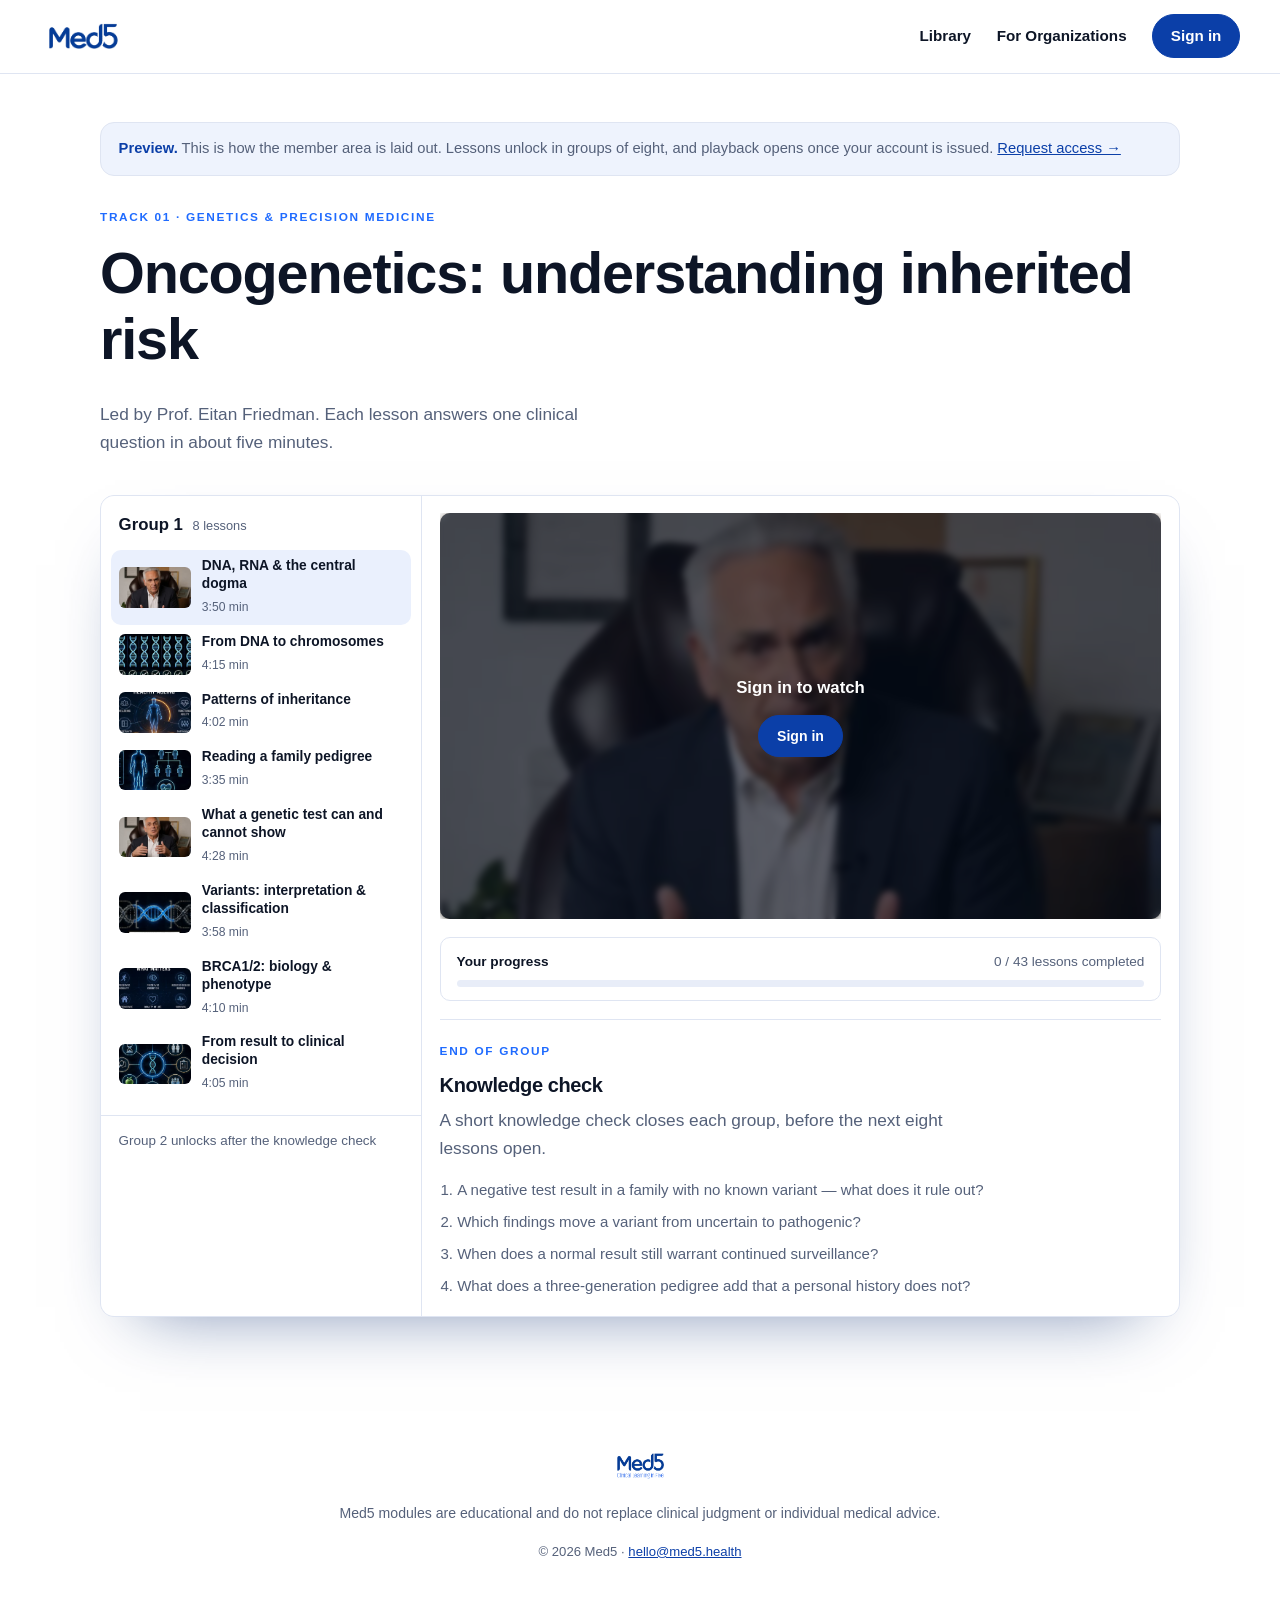
<file: course/index.html>
<!DOCTYPE html>
<html lang="en">
<head>
<meta charset="utf-8">
<meta name="viewport" content="width=device-width, initial-scale=1">
<title>Oncogenetics — Med5 course</title>
<meta name="description" content="The Med5 course experience: lessons released in groups of eight, with knowledge checks.">
<meta name="robots" content="noindex">
<link rel="icon" href="/assets/logo.png">
<link rel="stylesheet" href="/styles.css?v=9">
</head>
<body>

<header class="nav">
  <a class="nav__brand" href="/"><img src="/assets/logo-mark.png" alt="Med5 — Clinical Learning in Five"></a>
  <nav class="nav__links">
    <a href="/#library">Library</a>
    <a href="/#for-organizations">For Organizations</a>
    <a href="/login/" class="btn btn--sm">Sign in</a>
  </nav>
</header>

<main class="coursepage">
  <p class="preview-note">
    <strong>Preview.</strong> This is how the member area is laid out. Lessons unlock in groups of eight,
    and playback opens once your account is issued. <a href="/#contact">Request access →</a>
  </p>

  <div class="section-head">
    <p class="eyebrow">Track 01 · Genetics &amp; precision medicine</p>
    <h1>Oncogenetics: understanding inherited risk</h1>
    <p class="lede">Led by Prof. Eitan Friedman. Each lesson answers one clinical question in about five minutes.</p>
  </div>

  <div class="app">
    <aside class="app__list">
      <header><strong>Group 1</strong><span>8 lessons</span></header>
      <ol>
        <li class="is-active"><img src="/assets/course/p1.jpg" alt=""><span><b>DNA, RNA &amp; the central dogma</b><em>3:50 min</em></span></li>
        <li><img src="/assets/course/b1.jpg" alt=""><span><b>From DNA to chromosomes</b><em>4:15 min</em></span></li>
        <li><img src="/assets/course/p2.jpg" alt=""><span><b>Patterns of inheritance</b><em>4:02 min</em></span></li>
        <li><img src="/assets/course/b2.jpg" alt=""><span><b>Reading a family pedigree</b><em>3:35 min</em></span></li>
        <li><img src="/assets/course/p3.jpg" alt=""><span><b>What a genetic test can and cannot show</b><em>4:28 min</em></span></li>
        <li><img src="/assets/course/b3.jpg" alt=""><span><b>Variants: interpretation &amp; classification</b><em>3:58 min</em></span></li>
        <li><img src="/assets/course/p4.jpg" alt=""><span><b>BRCA1/2: biology &amp; phenotype</b><em>4:10 min</em></span></li>
        <li><img src="/assets/course/b4.jpg" alt=""><span><b>From result to clinical decision</b><em>4:05 min</em></span></li>
      </ol>
      <p class="app__locked">Group 2 unlocks after the knowledge check</p>
    </aside>

    <div class="app__main">
      <figure class="player">
        <img src="/assets/course/p1.jpg" alt="Prof. Eitan Friedman presenting a lesson">
        <span class="player__gate">
          <b>Sign in to watch</b>
          <a class="btn btn--sm" href="/login/">Sign in</a>
        </span>
      </figure>

      <div class="progress">
        <p><b>Your progress</b><span>0 / 43 lessons completed</span></p>
        <div class="bar"><i style="width:0%"></i></div>
      </div>

      <section class="check">
        <p class="eyebrow">End of group</p>
        <h2>Knowledge check</h2>
        <p class="lede">A short knowledge check closes each group, before the next eight lessons open.</p>
        <ol class="check__q">
          <li>A negative test result in a family with no known variant — what does it rule out?</li>
          <li>Which findings move a variant from uncertain to pathogenic?</li>
          <li>When does a normal result still warrant continued surveillance?</li>
          <li>What does a three-generation pedigree add that a personal history does not?</li>
        </ol>
      </section>
    </div>
  </div>
</main>

<footer class="footer">
  <img src="/assets/logo.png" alt="Med5">
  <p>Med5 modules are educational and do not replace clinical judgment or individual medical advice.</p>
  <p class="footer__meta">© <span id="year"></span> Med5 · <a href="mailto:hello@med5.health">hello@med5.health</a></p>
</footer>

<script src="/main.js?v=9"></script>
</body>
</html>
</file>
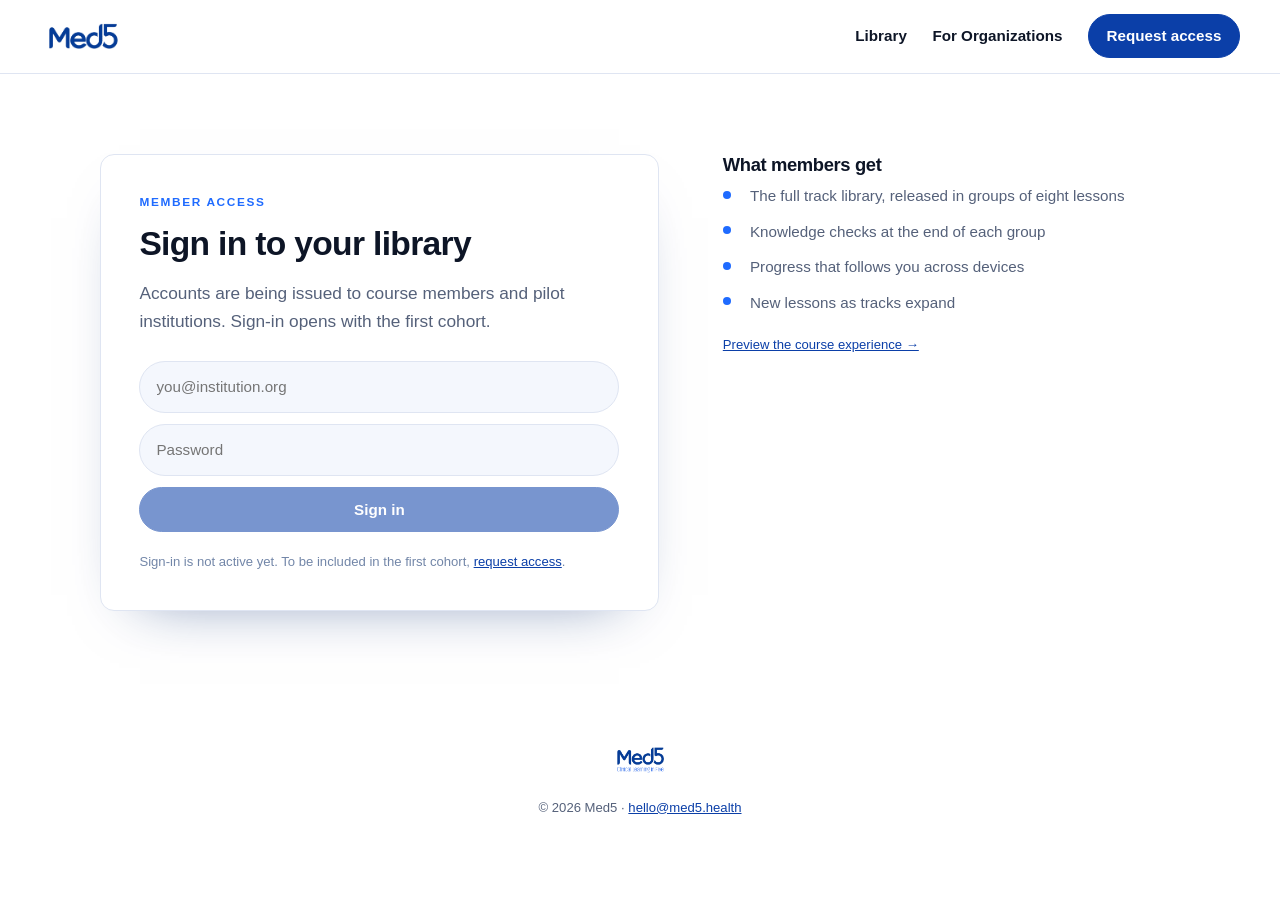
<file: login/index.html>
<!DOCTYPE html>
<html lang="en">
<head>
<meta charset="utf-8">
<meta name="viewport" content="width=device-width, initial-scale=1">
<title>Sign in — Med5</title>
<meta name="description" content="Sign in to your Med5 course library.">
<meta name="robots" content="noindex">
<link rel="icon" href="/assets/logo.png">
<link rel="stylesheet" href="/styles.css?v=9">
</head>
<body>

<header class="nav">
  <a class="nav__brand" href="/"><img src="/assets/logo-mark.png" alt="Med5 — Clinical Learning in Five"></a>
  <nav class="nav__links">
    <a href="/#library">Library</a>
    <a href="/#for-organizations">For Organizations</a>
    <a href="/#contact" class="btn btn--sm">Request access</a>
  </nav>
</header>

<main class="auth">
  <div class="auth__card">
    <p class="eyebrow">Member access</p>
    <h1>Sign in to your library</h1>
    <p class="lede">Accounts are being issued to course members and pilot institutions. Sign-in opens with the first cohort.</p>

    <form class="auth__form" aria-describedby="auth-note">
      <label class="sr-only" for="auth-email">Email address</label>
      <input id="auth-email" type="email" placeholder="you@institution.org" autocomplete="email" disabled>
      <label class="sr-only" for="auth-pass">Password</label>
      <input id="auth-pass" type="password" placeholder="Password" autocomplete="current-password" disabled>
      <button class="btn" type="button" disabled>Sign in</button>
    </form>

    <p id="auth-note" class="fineprint">Sign-in is not active yet. To be included in the first cohort,
      <a href="/#contact">request access</a>.</p>
  </div>

  <aside class="auth__aside">
    <h2>What members get</h2>
    <ul class="ticks">
      <li>The full track library, released in groups of eight lessons</li>
      <li>Knowledge checks at the end of each group</li>
      <li>Progress that follows you across devices</li>
      <li>New lessons as tracks expand</li>
    </ul>
    <p class="fineprint"><a href="/course/">Preview the course experience →</a></p>
  </aside>
</main>

<footer class="footer">
  <img src="/assets/logo.png" alt="Med5">
  <p class="footer__meta">© <span id="year"></span> Med5 · <a href="mailto:hello@med5.health">hello@med5.health</a></p>
</footer>

<script src="/main.js?v=9"></script>
</body>
</html>
</file>
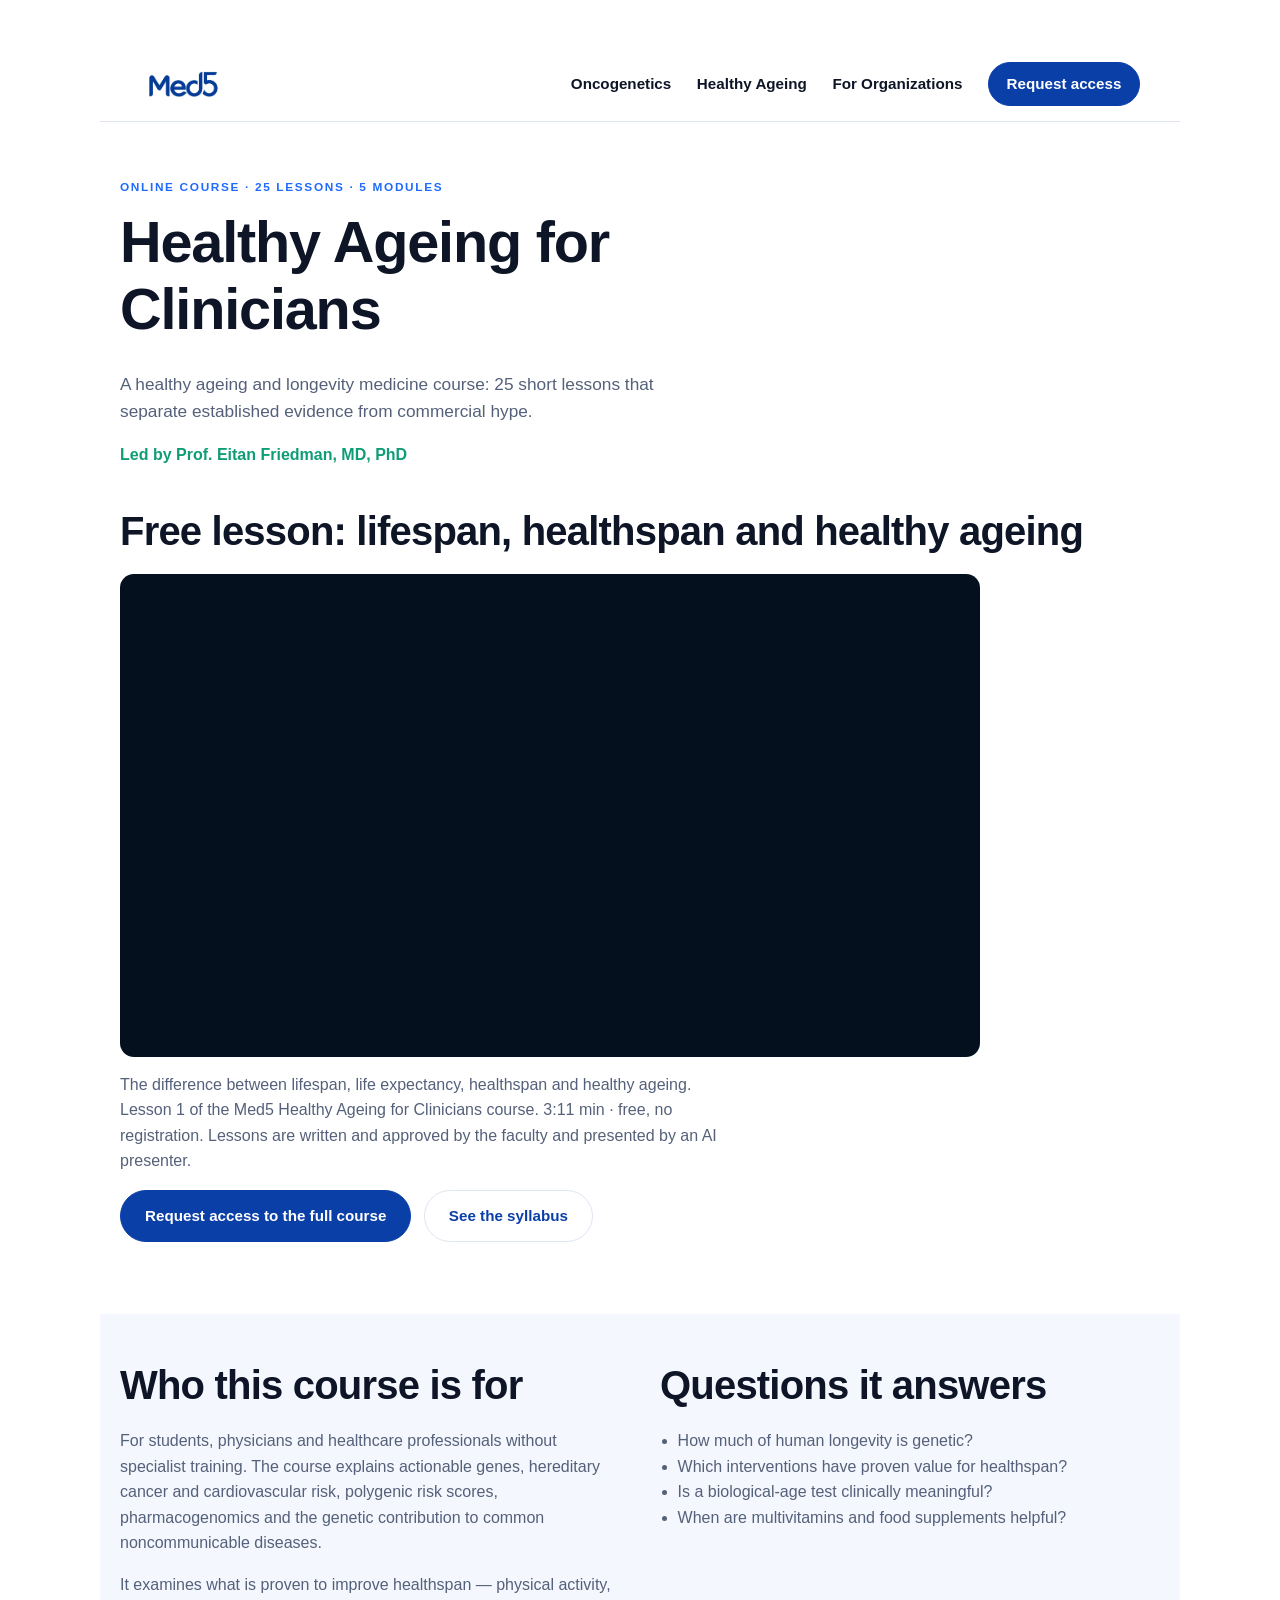
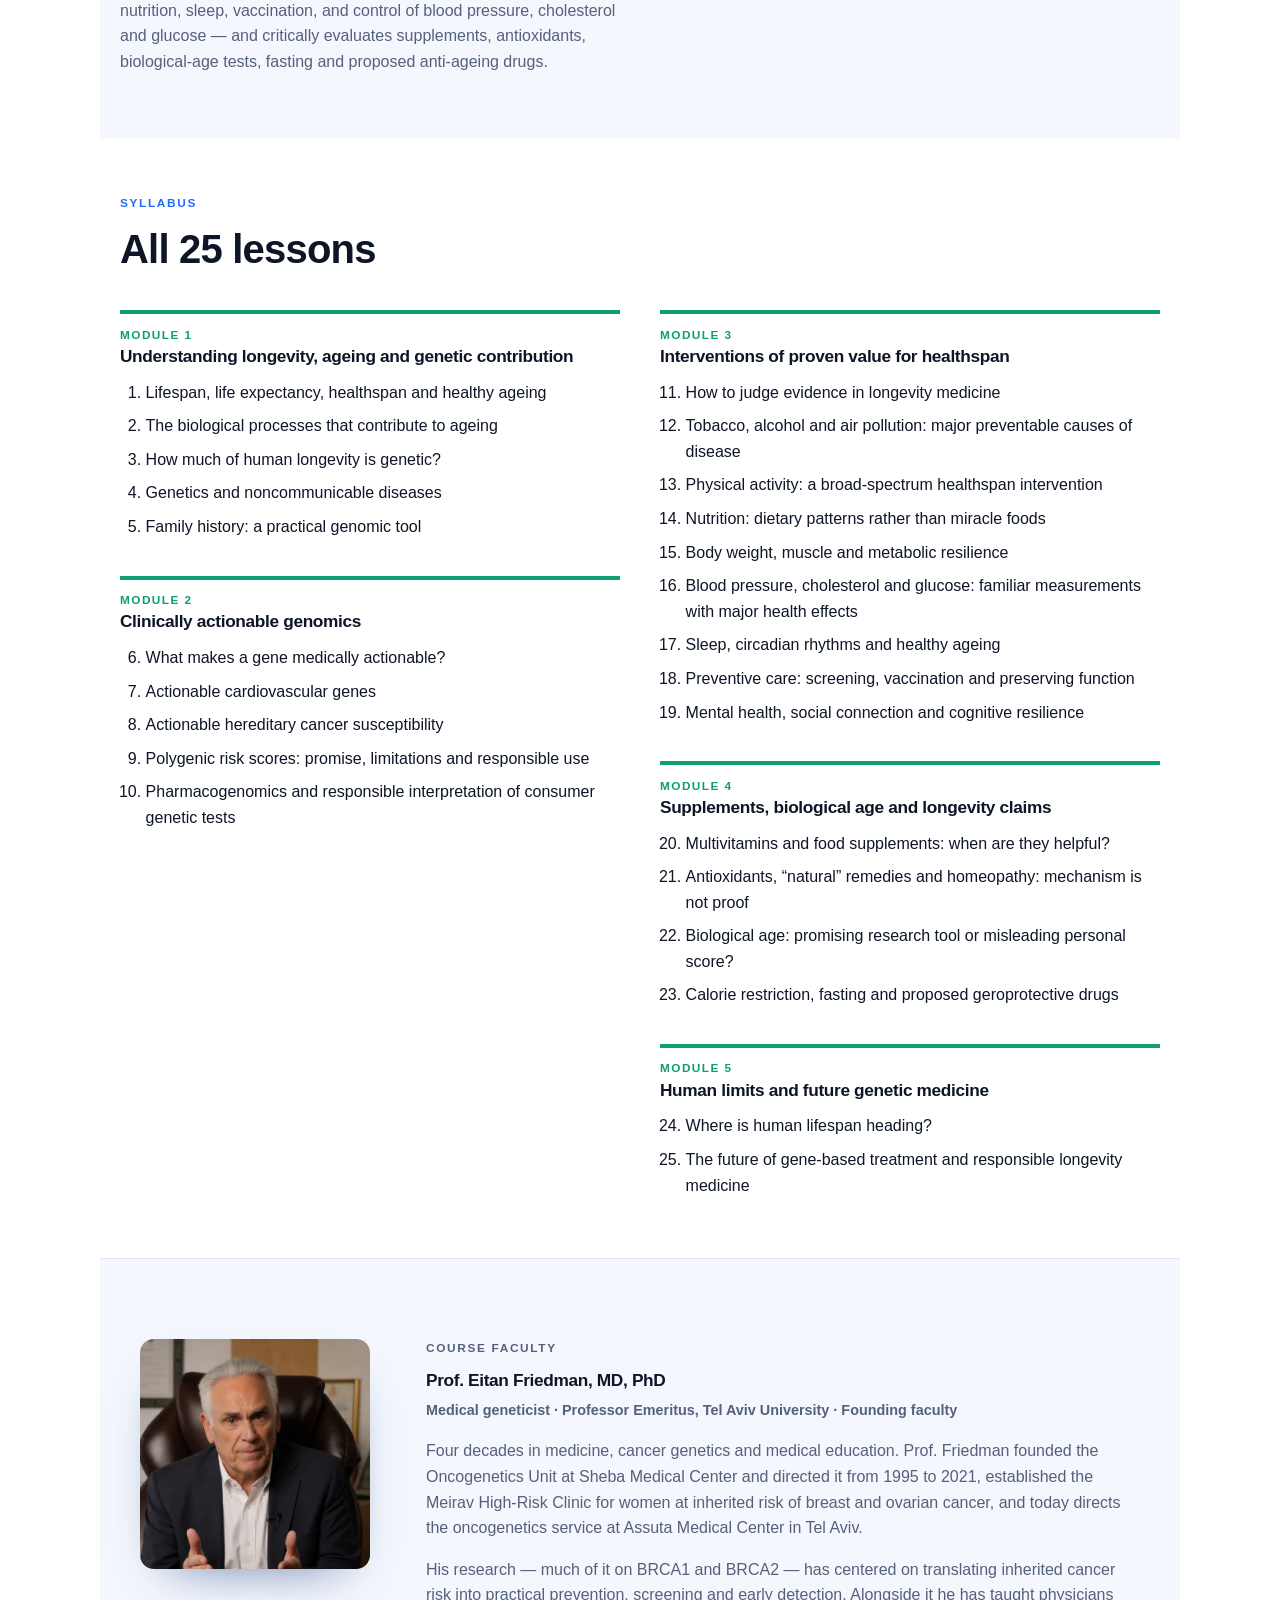
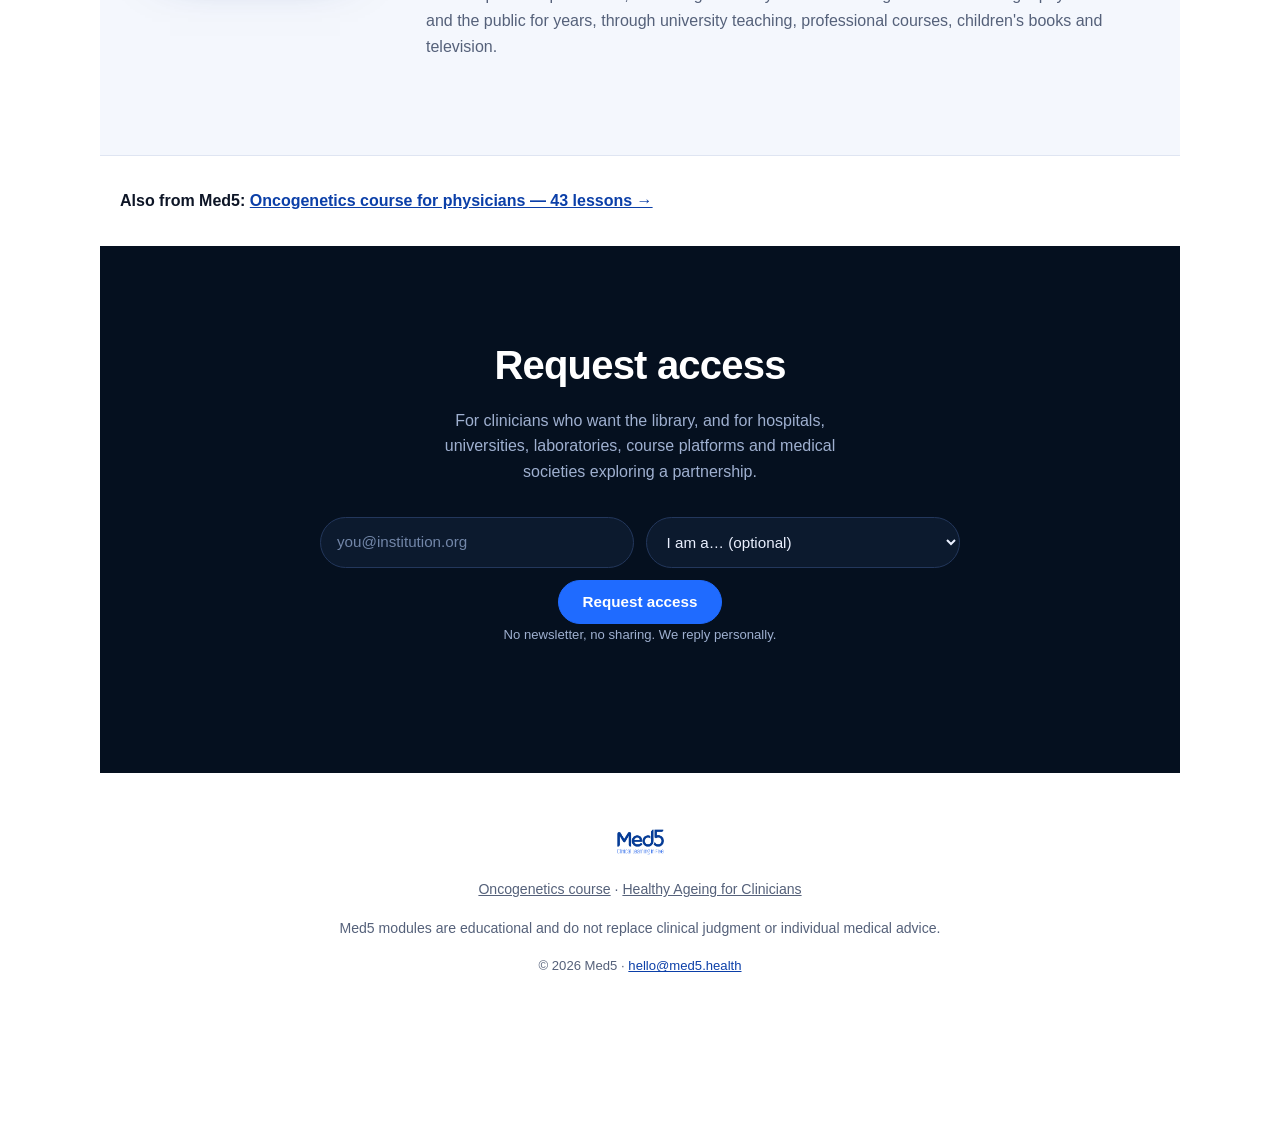
<file: healthy-ageing.html>
<!DOCTYPE html>
<html lang="en">
<head>
<meta charset="utf-8">
<meta name="viewport" content="width=device-width, initial-scale=1">
<title>Healthy Ageing for Clinicians: Longevity Medicine Course | Med5</title>
<meta name="description" content="A 25-lesson online longevity medicine course for physicians and health professionals: healthspan, actionable genes, prevention, supplements and biological-age tests. Watch a lesson free.">
<link rel="canonical" href="https://med5.health/healthy-ageing">
<meta property="og:title" content="Healthy Ageing for Clinicians: Longevity Medicine Course | Med5">
<meta property="og:description" content="A 25-lesson online longevity medicine course for physicians and health professionals: healthspan, actionable genes, prevention, supplements and biological-age tests. Watch a lesson free.">
<meta property="og:url" content="https://med5.health/healthy-ageing">
<meta property="og:type" content="website">
<meta property="og:site_name" content="Med5">
<meta property="og:image" content="https://i.ytimg.com/vi/nkNpjVzPCnA/maxresdefault.jpg">
<meta name="twitter:card" content="summary_large_image">
<link rel="icon" href="/assets/logo.png">
<link rel="stylesheet" href="/styles.css?v=11">
<script type="application/ld+json">{"@context": "https://schema.org", "@graph": [{"@type": "Course", "@id": "https://med5.health/healthy-ageing#course", "name": "Healthy Ageing for Clinicians", "description": "A 25-lesson online longevity medicine course for physicians and health professionals: healthspan, actionable genes, prevention, supplements and biological-age tests. Watch a lesson free.", "url": "https://med5.health/healthy-ageing", "inLanguage": "en", "provider": {"@type": "Organization", "name": "Med5", "url": "https://med5.health/"}, "instructor": {"@type": "Person", "name": "Prof. Eitan Friedman, MD, PhD"}, "syllabusSections": [{"@type": "Syllabus", "name": "Understanding longevity, ageing and genetic contribution", "description": "Lifespan, life expectancy, healthspan and healthy ageing; The biological processes that contribute to ageing; How much of human longevity is genetic?; Genetics and noncommunicable diseases; Family history: a practical genomic tool"}, {"@type": "Syllabus", "name": "Clinically actionable genomics", "description": "What makes a gene medically actionable?; Actionable cardiovascular genes; Actionable hereditary cancer susceptibility; Polygenic risk scores: promise, limitations and responsible use; Pharmacogenomics and responsible interpretation of consumer genetic tests"}, {"@type": "Syllabus", "name": "Interventions of proven value for healthspan", "description": "How to judge evidence in longevity medicine; Tobacco, alcohol and air pollution: major preventable causes of disease; Physical activity: a broad-spectrum healthspan intervention; Nutrition: dietary patterns rather than miracle foods; Body weight, muscle and metabolic resilience; Blood pressure, cholesterol and glucose: familiar measurements with major health effects; Sleep, circadian rhythms and healthy ageing; Preventive care: screening, vaccination and preserving function; Mental health, social connection and cognitive resilience"}, {"@type": "Syllabus", "name": "Supplements, biological age and longevity claims", "description": "Multivitamins and food supplements: when are they helpful?; Antioxidants, “natural” remedies and homeopathy: mechanism is not proof; Biological age: promising research tool or misleading personal score?; Calorie restriction, fasting and proposed geroprotective drugs"}, {"@type": "Syllabus", "name": "Human limits and future genetic medicine", "description": "Where is human lifespan heading?; The future of gene-based treatment and responsible longevity medicine"}]}, {"@type": "VideoObject", "name": "Lifespan, life expectancy, healthspan and healthy ageing — free Med5 lesson", "description": "The difference between lifespan, life expectancy, healthspan and healthy ageing. Lesson 1 of the Med5 Healthy Ageing for Clinicians course.", "thumbnailUrl": ["https://i.ytimg.com/vi/nkNpjVzPCnA/maxresdefault.jpg"], "uploadDate": "2026-07-22T06:46:55-07:00", "duration": "PT3M11S", "embedUrl": "https://www.youtube.com/embed/nkNpjVzPCnA", "url": "https://med5.health/healthy-ageing"}, {"@type": "BreadcrumbList", "itemListElement": [{"@type": "ListItem", "position": 1, "name": "Med5", "item": "https://med5.health/"}, {"@type": "ListItem", "position": 2, "name": "Healthy Ageing", "item": "https://med5.health/healthy-ageing"}]}]}</script>
</head>
<body class="coursepage coursepage--longevity">

<header class="nav">
  <a class="nav__brand" href="/"><img src="/assets/logo-mark.png" alt="Med5 — Clinical Learning in Five"></a>
  <nav class="nav__links">
    <a href="/oncogenetics">Oncogenetics</a>
    <a href="/healthy-ageing">Healthy Ageing</a>
    <a href="/#for-organizations">For Organizations</a>
    <a href="#contact" class="btn btn--sm">Request access</a>
  </nav>
</header>

<main id="top">

  <section class="chero">
    <p class="eyebrow">Online course · 25 lessons · 5 modules</p>
    <h1>Healthy Ageing for Clinicians</h1>
    <p class="lede">A healthy ageing and longevity medicine course: 25 short lessons that separate established evidence from commercial hype.</p>
    <p class="chero__by">Led by Prof. Eitan Friedman, MD, PhD</p>
  </section>

  <section class="open">
    <h2>Free lesson: lifespan, healthspan and healthy ageing</h2>
    <div class="open__frame">
      <iframe src="https://www.youtube-nocookie.com/embed/nkNpjVzPCnA?rel=0" title="Lifespan, life expectancy, healthspan and healthy ageing — free Med5 lesson" allow="accelerometer; encrypted-media; picture-in-picture; fullscreen" allowfullscreen></iframe>
    </div>
    <p class="open__note">The difference between lifespan, life expectancy, healthspan and healthy ageing. Lesson 1 of the Med5 Healthy Ageing for Clinicians course. 3:11 min · free, no registration. Lessons are written and approved by the faculty and presented by an AI presenter.</p>
    <p><a class="btn" href="#contact">Request access to the full course</a> <a class="btn btn--ghost" href="#syllabus">See the syllabus</a></p>
  </section>

  <section class="about">
    <div>
      <h2>Who this course is for</h2>
      <p>For students, physicians and healthcare professionals without specialist training. The course explains actionable genes, hereditary cancer and cardiovascular risk, polygenic risk scores, pharmacogenomics and the genetic contribution to common noncommunicable diseases.</p>
      <p>It examines what is proven to improve healthspan — physical activity, nutrition, sleep, vaccination, and control of blood pressure, cholesterol and glucose — and critically evaluates supplements, antioxidants, biological-age tests, fasting and proposed anti-ageing drugs.</p>
    </div>
    <div>
      <h2>Questions it answers</h2>
      <ul>
        <li>How much of human longevity is genetic?</li>
        <li>Which interventions have proven value for healthspan?</li>
        <li>Is a biological-age test clinically meaningful?</li>
        <li>When are multivitamins and food supplements helpful?</li>
      </ul>
    </div>
  </section>

  <section id="syllabus" class="syllabus">
    <div class="section-head">
      <p class="eyebrow">Syllabus</p>
      <h2>All 25 lessons</h2>
    </div>
    <div class="syllabus__grid">
      <section class="module">
        <h3><span>Module 1</span> Understanding longevity, ageing and genetic contribution</h3>
        <ol start="1">
          <li>Lifespan, life expectancy, healthspan and healthy ageing</li>
          <li>The biological processes that contribute to ageing</li>
          <li>How much of human longevity is genetic?</li>
          <li>Genetics and noncommunicable diseases</li>
          <li>Family history: a practical genomic tool</li>
        </ol>
      </section>
      <section class="module">
        <h3><span>Module 2</span> Clinically actionable genomics</h3>
        <ol start="6">
          <li>What makes a gene medically actionable?</li>
          <li>Actionable cardiovascular genes</li>
          <li>Actionable hereditary cancer susceptibility</li>
          <li>Polygenic risk scores: promise, limitations and responsible use</li>
          <li>Pharmacogenomics and responsible interpretation of consumer genetic tests</li>
        </ol>
      </section>
      <section class="module">
        <h3><span>Module 3</span> Interventions of proven value for healthspan</h3>
        <ol start="11">
          <li>How to judge evidence in longevity medicine</li>
          <li>Tobacco, alcohol and air pollution: major preventable causes of disease</li>
          <li>Physical activity: a broad-spectrum healthspan intervention</li>
          <li>Nutrition: dietary patterns rather than miracle foods</li>
          <li>Body weight, muscle and metabolic resilience</li>
          <li>Blood pressure, cholesterol and glucose: familiar measurements with major health effects</li>
          <li>Sleep, circadian rhythms and healthy ageing</li>
          <li>Preventive care: screening, vaccination and preserving function</li>
          <li>Mental health, social connection and cognitive resilience</li>
        </ol>
      </section>
      <section class="module">
        <h3><span>Module 4</span> Supplements, biological age and longevity claims</h3>
        <ol start="20">
          <li>Multivitamins and food supplements: when are they helpful?</li>
          <li>Antioxidants, “natural” remedies and homeopathy: mechanism is not proof</li>
          <li>Biological age: promising research tool or misleading personal score?</li>
          <li>Calorie restriction, fasting and proposed geroprotective drugs</li>
        </ol>
      </section>
      <section class="module">
        <h3><span>Module 5</span> Human limits and future genetic medicine</h3>
        <ol start="24">
          <li>Where is human lifespan heading?</li>
          <li>The future of gene-based treatment and responsible longevity medicine</li>
        </ol>
      </section>
    </div>
  </section>

  <section id="faculty" class="faculty">
    <div class="faculty__inner">
      <figure class="portrait">
        <img src="/assets/friedman.jpg" alt="Prof. Eitan Friedman, MD, PhD" loading="lazy">
      </figure>
      <div>
        <p class="eyebrow">Course faculty</p>
        <h3>Prof. Eitan Friedman, MD, PhD</h3>
        <p class="faculty__role">Medical geneticist · Professor Emeritus, Tel Aviv University · Founding faculty</p>
        <p>Four decades in medicine, cancer genetics and medical education. Prof. Friedman founded the Oncogenetics Unit at Sheba Medical Center and directed it from 1995 to 2021, established the Meirav High-Risk Clinic for women at inherited risk of breast and ovarian cancer, and today directs the oncogenetics service at Assuta Medical Center in Tel Aviv.</p>
        <p>His research — much of it on BRCA1 and BRCA2 — has centered on translating inherited cancer risk into practical prevention, screening and early detection. Alongside it he has taught physicians and the public for years, through university teaching, professional courses, children's books and television.</p>
      </div>
    </div>
  </section>

  <p class="crosslink">Also from Med5: <a href="/oncogenetics">Oncogenetics course for physicians — 43 lessons →</a></p>

  <section id="contact" class="cta">
    <h2>Request access</h2>
    <p>For clinicians who want the library, and for hospitals, universities, laboratories, course platforms and medical societies exploring a partnership.</p>
    <form id="access-form" class="form" method="POST" action="/api/subscribe">
      <p class="hp"><label>Leave this empty <input name="company-hp"></label></p>
      <label class="sr-only" for="email">Email address</label>
      <input id="email" type="email" name="email" placeholder="you@institution.org" required autocomplete="email">
      <label class="sr-only" for="role">Role</label>
      <select id="role" name="role">
        <option value="">I am a… (optional)</option>
        <option>Physician</option>
        <option>Hospital or clinic</option>
        <option>University / medical education</option>
        <option>Laboratory / diagnostics</option>
        <option>Course platform / academy</option>
        <option>Medical society</option>
        <option>Other</option>
      </select>
      <button class="btn" type="submit">Request access</button>
    </form>
    <p class="form__status" id="form-status" role="status" hidden></p>
    <p class="fineprint">No newsletter, no sharing. We reply personally.</p>
  </section>

</main>

<footer class="footer">
  <img src="/assets/logo.png" alt="Med5">
  <p class="footer__courses"><a href="/oncogenetics">Oncogenetics course</a> · <a href="/healthy-ageing">Healthy Ageing for Clinicians</a></p>
  <p>Med5 modules are educational and do not replace clinical judgment or individual medical advice.</p>
  <p class="footer__meta">© <span id="year"></span> Med5 · <a href="mailto:hello@med5.health">hello@med5.health</a></p>
</footer>

<script src="/main.js?v=11"></script>
</body>
</html>
</file>
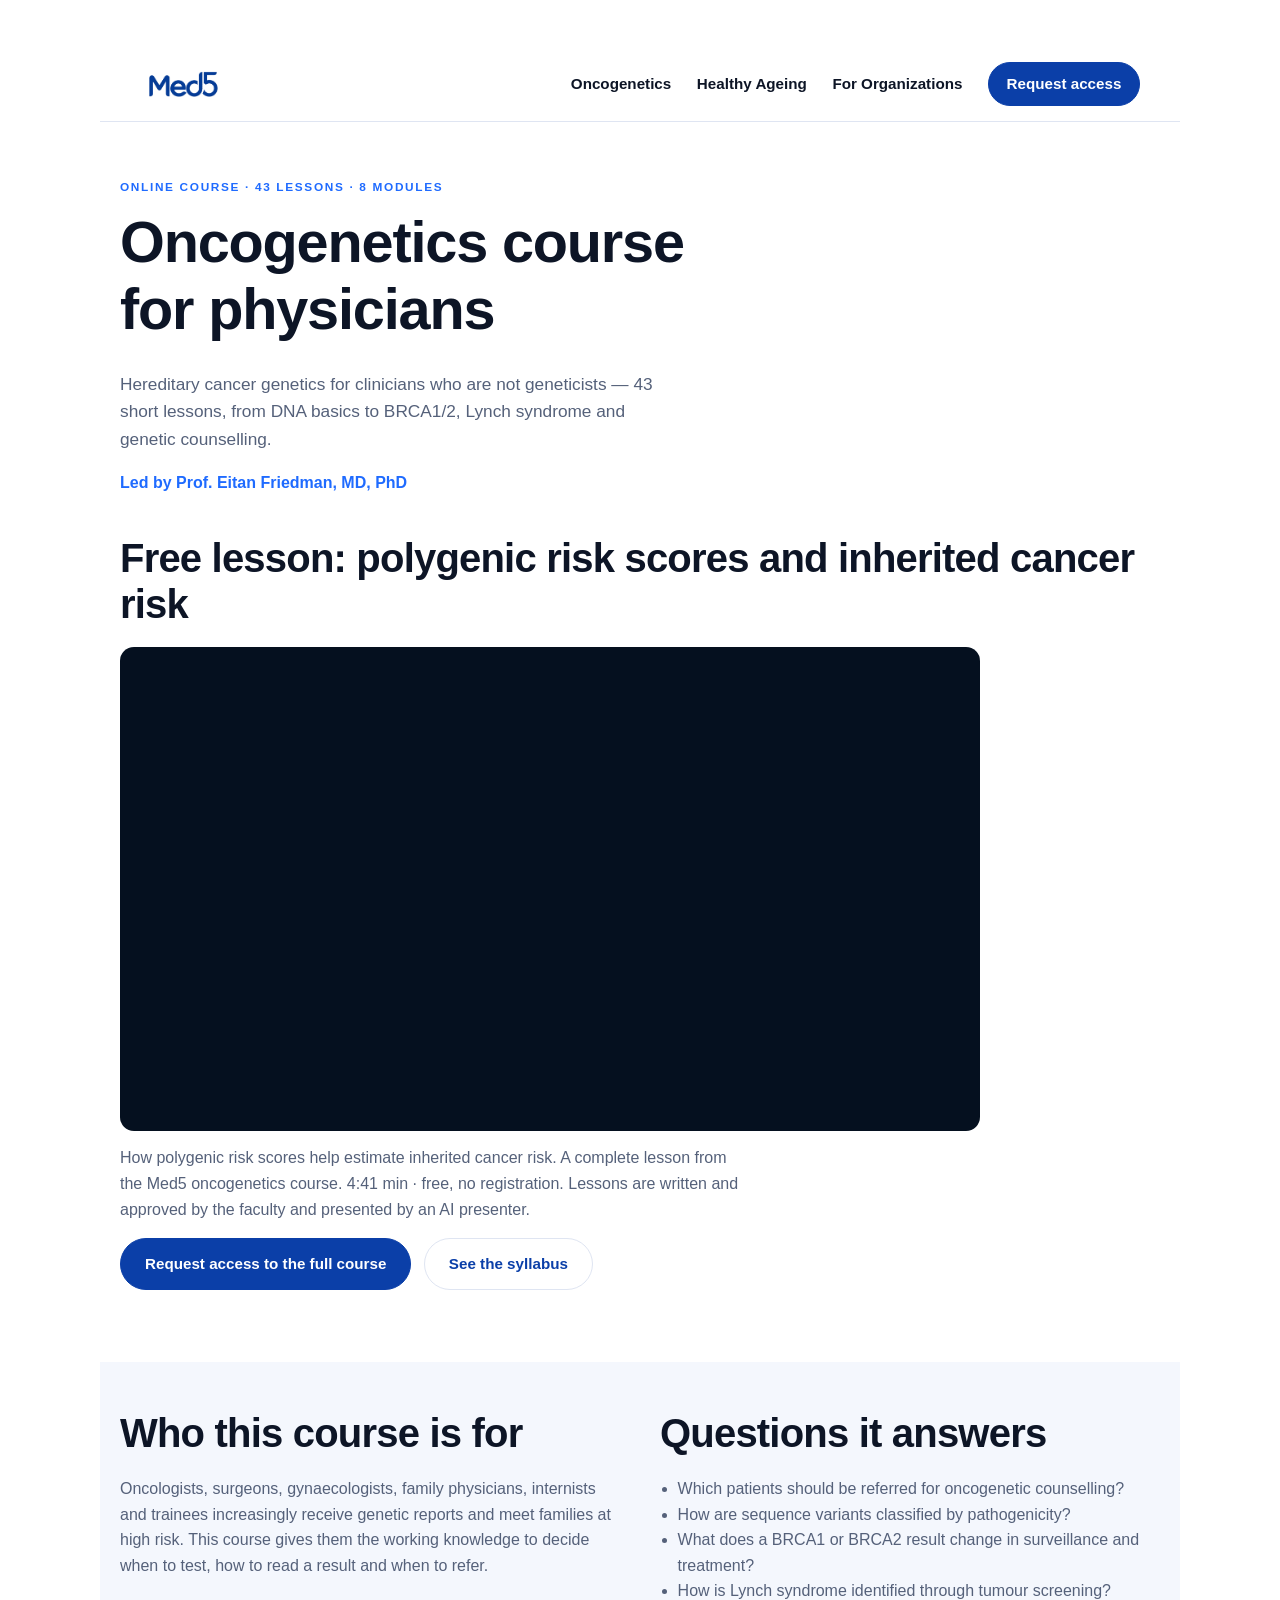
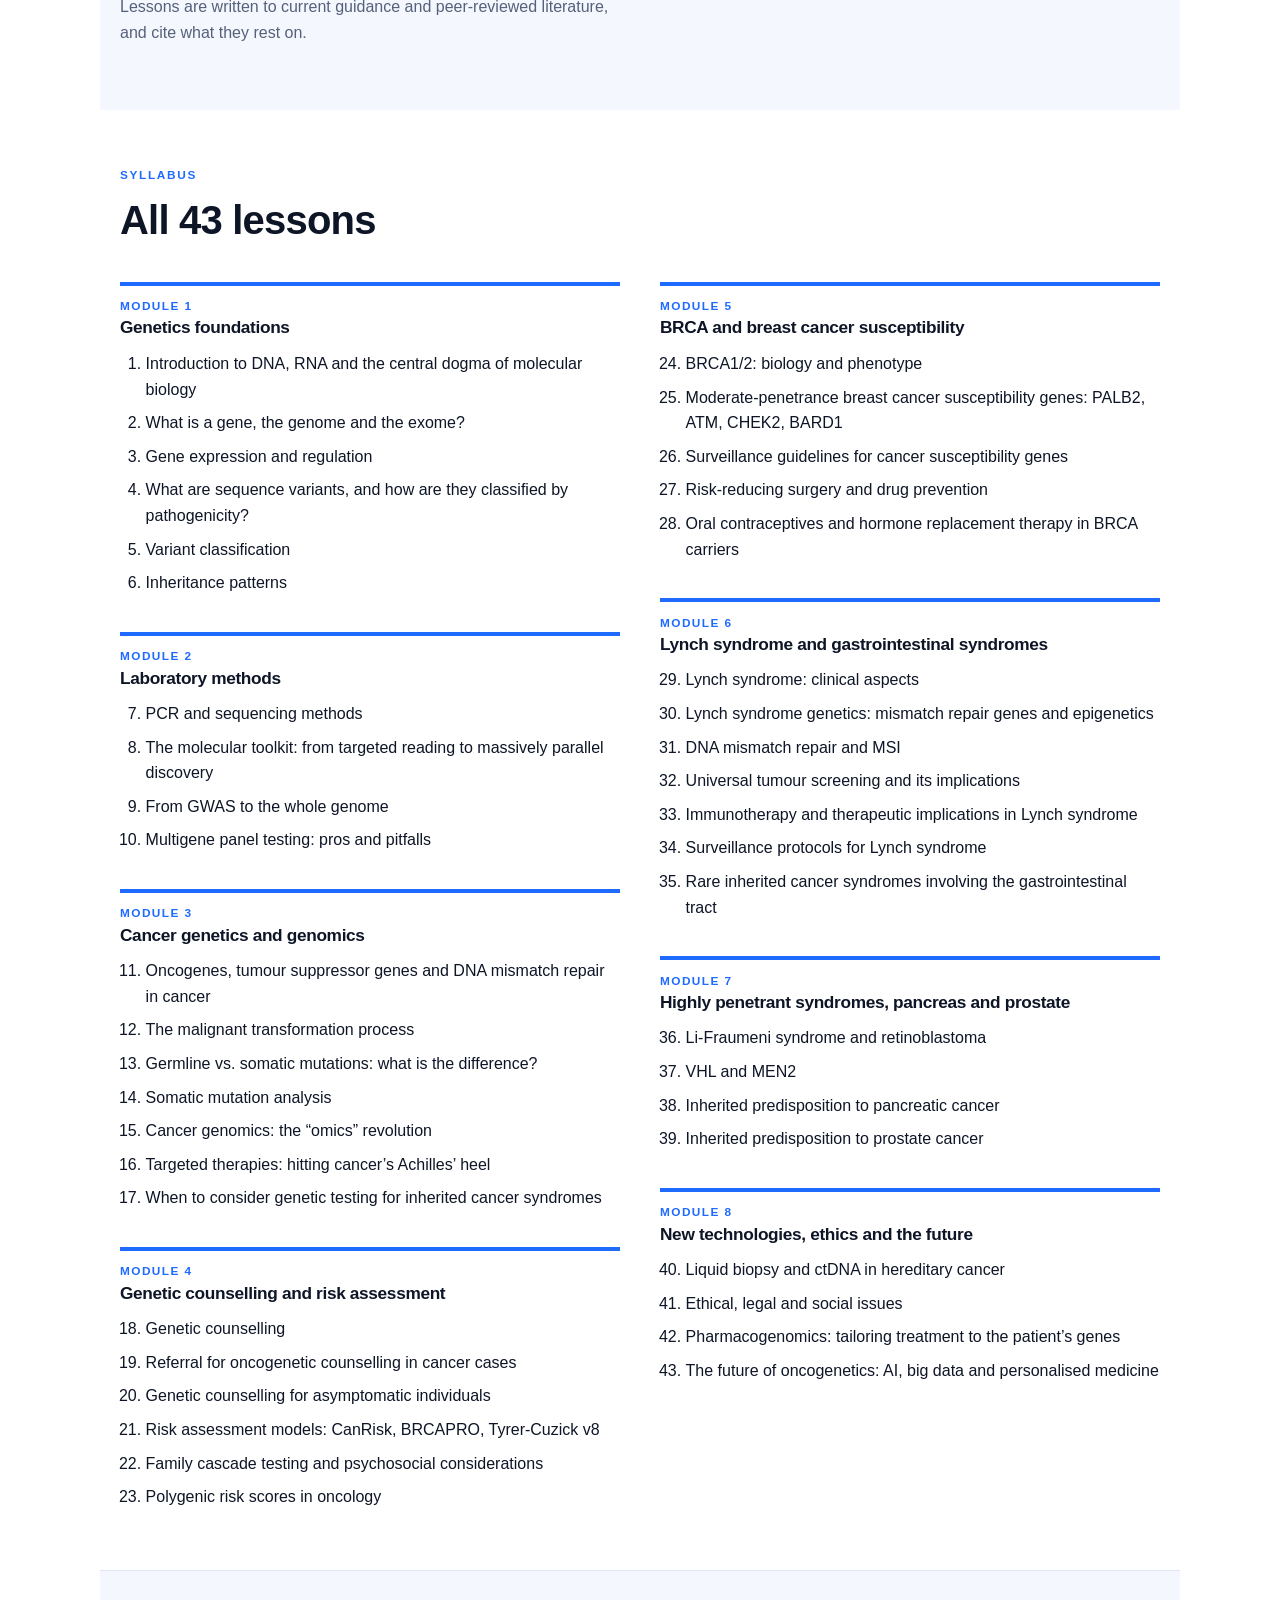
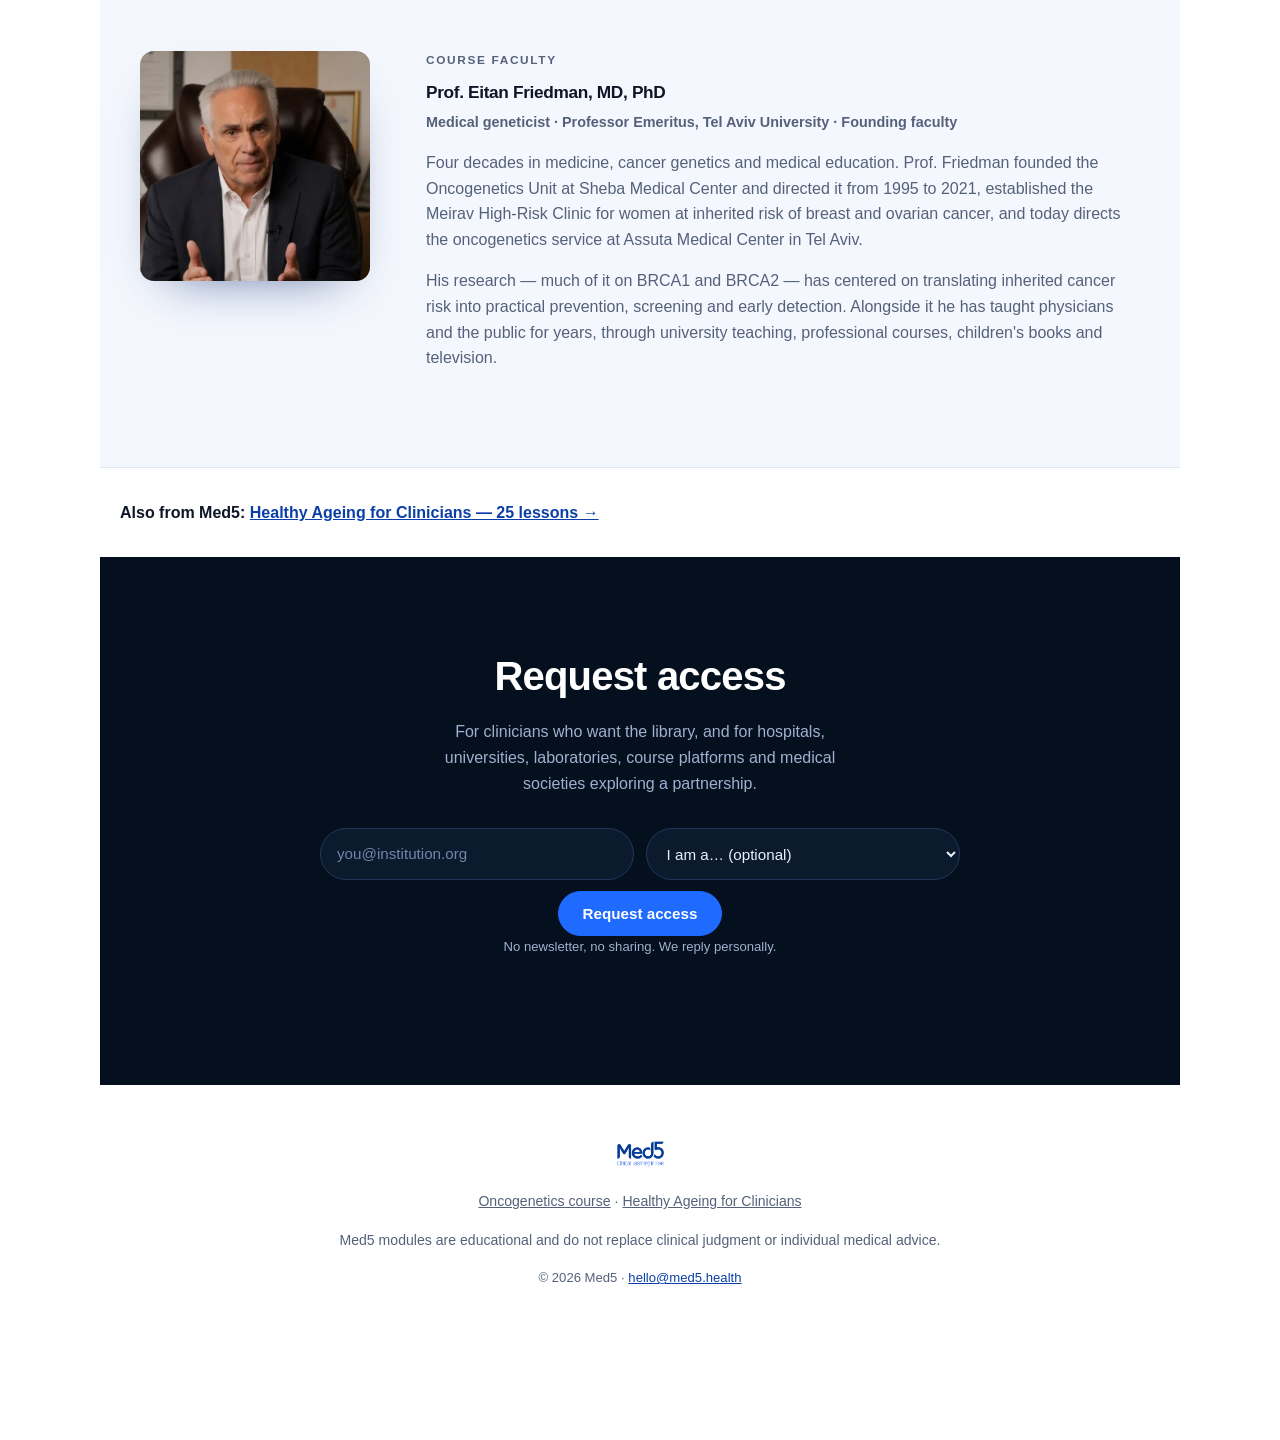
<file: oncogenetics.html>
<!DOCTYPE html>
<html lang="en">
<head>
<meta charset="utf-8">
<meta name="viewport" content="width=device-width, initial-scale=1">
<title>Oncogenetics Course for Physicians: Hereditary Cancer | Med5</title>
<meta name="description" content="A 43-lesson online oncogenetics course for non-geneticists: BRCA1/2, Lynch syndrome, genetic testing, counselling and risk assessment. Led by Prof. Eitan Friedman. Watch a lesson free.">
<link rel="canonical" href="https://med5.health/oncogenetics">
<meta property="og:title" content="Oncogenetics Course for Physicians: Hereditary Cancer | Med5">
<meta property="og:description" content="A 43-lesson online oncogenetics course for non-geneticists: BRCA1/2, Lynch syndrome, genetic testing, counselling and risk assessment. Led by Prof. Eitan Friedman. Watch a lesson free.">
<meta property="og:url" content="https://med5.health/oncogenetics">
<meta property="og:type" content="website">
<meta property="og:site_name" content="Med5">
<meta property="og:image" content="https://i.ytimg.com/vi/ZsFO54RN5yI/maxresdefault.jpg">
<meta name="twitter:card" content="summary_large_image">
<link rel="icon" href="/assets/logo.png">
<link rel="stylesheet" href="/styles.css?v=11">
<script type="application/ld+json">{"@context": "https://schema.org", "@graph": [{"@type": "Course", "@id": "https://med5.health/oncogenetics#course", "name": "Oncogenetics course for physicians", "description": "A 43-lesson online oncogenetics course for non-geneticists: BRCA1/2, Lynch syndrome, genetic testing, counselling and risk assessment. Led by Prof. Eitan Friedman. Watch a lesson free.", "url": "https://med5.health/oncogenetics", "inLanguage": "en", "provider": {"@type": "Organization", "name": "Med5", "url": "https://med5.health/"}, "instructor": {"@type": "Person", "name": "Prof. Eitan Friedman, MD, PhD"}, "syllabusSections": [{"@type": "Syllabus", "name": "Genetics foundations", "description": "Introduction to DNA, RNA and the central dogma of molecular biology; What is a gene, the genome and the exome?; Gene expression and regulation; What are sequence variants, and how are they classified by pathogenicity?; Variant classification; Inheritance patterns"}, {"@type": "Syllabus", "name": "Laboratory methods", "description": "PCR and sequencing methods; The molecular toolkit: from targeted reading to massively parallel discovery; From GWAS to the whole genome; Multigene panel testing: pros and pitfalls"}, {"@type": "Syllabus", "name": "Cancer genetics and genomics", "description": "Oncogenes, tumour suppressor genes and DNA mismatch repair in cancer; The malignant transformation process; Germline vs. somatic mutations: what is the difference?; Somatic mutation analysis; Cancer genomics: the “omics” revolution; Targeted therapies: hitting cancer’s Achilles’ heel; When to consider genetic testing for inherited cancer syndromes"}, {"@type": "Syllabus", "name": "Genetic counselling and risk assessment", "description": "Genetic counselling; Referral for oncogenetic counselling in cancer cases; Genetic counselling for asymptomatic individuals; Risk assessment models: CanRisk, BRCAPRO, Tyrer-Cuzick v8; Family cascade testing and psychosocial considerations; Polygenic risk scores in oncology"}, {"@type": "Syllabus", "name": "BRCA and breast cancer susceptibility", "description": "BRCA1/2: biology and phenotype; Moderate-penetrance breast cancer susceptibility genes: PALB2, ATM, CHEK2, BARD1; Surveillance guidelines for cancer susceptibility genes; Risk-reducing surgery and drug prevention; Oral contraceptives and hormone replacement therapy in BRCA carriers"}, {"@type": "Syllabus", "name": "Lynch syndrome and gastrointestinal syndromes", "description": "Lynch syndrome: clinical aspects; Lynch syndrome genetics: mismatch repair genes and epigenetics; DNA mismatch repair and MSI; Universal tumour screening and its implications; Immunotherapy and therapeutic implications in Lynch syndrome; Surveillance protocols for Lynch syndrome; Rare inherited cancer syndromes involving the gastrointestinal tract"}, {"@type": "Syllabus", "name": "Highly penetrant syndromes, pancreas and prostate", "description": "Li-Fraumeni syndrome and retinoblastoma; VHL and MEN2; Inherited predisposition to pancreatic cancer; Inherited predisposition to prostate cancer"}, {"@type": "Syllabus", "name": "New technologies, ethics and the future", "description": "Liquid biopsy and ctDNA in hereditary cancer; Ethical, legal and social issues; Pharmacogenomics: tailoring treatment to the patient’s genes; The future of oncogenetics: AI, big data and personalised medicine"}]}, {"@type": "VideoObject", "name": "Polygenic risk scores and inherited cancer risk — free Med5 lesson", "description": "How polygenic risk scores help estimate inherited cancer risk. A complete lesson from the Med5 oncogenetics course.", "thumbnailUrl": ["https://i.ytimg.com/vi/ZsFO54RN5yI/maxresdefault.jpg"], "uploadDate": "2026-06-23T06:30:02-07:00", "duration": "PT4M41S", "embedUrl": "https://www.youtube.com/embed/ZsFO54RN5yI", "url": "https://med5.health/oncogenetics"}, {"@type": "BreadcrumbList", "itemListElement": [{"@type": "ListItem", "position": 1, "name": "Med5", "item": "https://med5.health/"}, {"@type": "ListItem", "position": 2, "name": "Oncogenetics", "item": "https://med5.health/oncogenetics"}]}]}</script>
</head>
<body class="coursepage coursepage--genetics">

<header class="nav">
  <a class="nav__brand" href="/"><img src="/assets/logo-mark.png" alt="Med5 — Clinical Learning in Five"></a>
  <nav class="nav__links">
    <a href="/oncogenetics">Oncogenetics</a>
    <a href="/healthy-ageing">Healthy Ageing</a>
    <a href="/#for-organizations">For Organizations</a>
    <a href="#contact" class="btn btn--sm">Request access</a>
  </nav>
</header>

<main id="top">

  <section class="chero">
    <p class="eyebrow">Online course · 43 lessons · 8 modules</p>
    <h1>Oncogenetics course for physicians</h1>
    <p class="lede">Hereditary cancer genetics for clinicians who are not geneticists — 43 short lessons, from DNA basics to BRCA1/2, Lynch syndrome and genetic counselling.</p>
    <p class="chero__by">Led by Prof. Eitan Friedman, MD, PhD</p>
  </section>

  <section class="open">
    <h2>Free lesson: polygenic risk scores and inherited cancer risk</h2>
    <div class="open__frame">
      <iframe src="https://www.youtube-nocookie.com/embed/ZsFO54RN5yI?rel=0" title="Polygenic risk scores and inherited cancer risk — free Med5 lesson" allow="accelerometer; encrypted-media; picture-in-picture; fullscreen" allowfullscreen></iframe>
    </div>
    <p class="open__note">How polygenic risk scores help estimate inherited cancer risk. A complete lesson from the Med5 oncogenetics course. 4:41 min · free, no registration. Lessons are written and approved by the faculty and presented by an AI presenter.</p>
    <p><a class="btn" href="#contact">Request access to the full course</a> <a class="btn btn--ghost" href="#syllabus">See the syllabus</a></p>
  </section>

  <section class="about">
    <div>
      <h2>Who this course is for</h2>
      <p>Oncologists, surgeons, gynaecologists, family physicians, internists and trainees increasingly receive genetic reports and meet families at high risk. This course gives them the working knowledge to decide when to test, how to read a result and when to refer.</p>
      <p>Lessons are written to current guidance and peer-reviewed literature, and cite what they rest on.</p>
    </div>
    <div>
      <h2>Questions it answers</h2>
      <ul>
        <li>Which patients should be referred for oncogenetic counselling?</li>
        <li>How are sequence variants classified by pathogenicity?</li>
        <li>What does a BRCA1 or BRCA2 result change in surveillance and treatment?</li>
        <li>How is Lynch syndrome identified through tumour screening?</li>
      </ul>
    </div>
  </section>

  <section id="syllabus" class="syllabus">
    <div class="section-head">
      <p class="eyebrow">Syllabus</p>
      <h2>All 43 lessons</h2>
    </div>
    <div class="syllabus__grid">
      <section class="module">
        <h3><span>Module 1</span> Genetics foundations</h3>
        <ol start="1">
          <li>Introduction to DNA, RNA and the central dogma of molecular biology</li>
          <li>What is a gene, the genome and the exome?</li>
          <li>Gene expression and regulation</li>
          <li>What are sequence variants, and how are they classified by pathogenicity?</li>
          <li>Variant classification</li>
          <li>Inheritance patterns</li>
        </ol>
      </section>
      <section class="module">
        <h3><span>Module 2</span> Laboratory methods</h3>
        <ol start="7">
          <li>PCR and sequencing methods</li>
          <li>The molecular toolkit: from targeted reading to massively parallel discovery</li>
          <li>From GWAS to the whole genome</li>
          <li>Multigene panel testing: pros and pitfalls</li>
        </ol>
      </section>
      <section class="module">
        <h3><span>Module 3</span> Cancer genetics and genomics</h3>
        <ol start="11">
          <li>Oncogenes, tumour suppressor genes and DNA mismatch repair in cancer</li>
          <li>The malignant transformation process</li>
          <li>Germline vs. somatic mutations: what is the difference?</li>
          <li>Somatic mutation analysis</li>
          <li>Cancer genomics: the “omics” revolution</li>
          <li>Targeted therapies: hitting cancer’s Achilles’ heel</li>
          <li>When to consider genetic testing for inherited cancer syndromes</li>
        </ol>
      </section>
      <section class="module">
        <h3><span>Module 4</span> Genetic counselling and risk assessment</h3>
        <ol start="18">
          <li>Genetic counselling</li>
          <li>Referral for oncogenetic counselling in cancer cases</li>
          <li>Genetic counselling for asymptomatic individuals</li>
          <li>Risk assessment models: CanRisk, BRCAPRO, Tyrer-Cuzick v8</li>
          <li>Family cascade testing and psychosocial considerations</li>
          <li>Polygenic risk scores in oncology</li>
        </ol>
      </section>
      <section class="module">
        <h3><span>Module 5</span> BRCA and breast cancer susceptibility</h3>
        <ol start="24">
          <li>BRCA1/2: biology and phenotype</li>
          <li>Moderate-penetrance breast cancer susceptibility genes: PALB2, ATM, CHEK2, BARD1</li>
          <li>Surveillance guidelines for cancer susceptibility genes</li>
          <li>Risk-reducing surgery and drug prevention</li>
          <li>Oral contraceptives and hormone replacement therapy in BRCA carriers</li>
        </ol>
      </section>
      <section class="module">
        <h3><span>Module 6</span> Lynch syndrome and gastrointestinal syndromes</h3>
        <ol start="29">
          <li>Lynch syndrome: clinical aspects</li>
          <li>Lynch syndrome genetics: mismatch repair genes and epigenetics</li>
          <li>DNA mismatch repair and MSI</li>
          <li>Universal tumour screening and its implications</li>
          <li>Immunotherapy and therapeutic implications in Lynch syndrome</li>
          <li>Surveillance protocols for Lynch syndrome</li>
          <li>Rare inherited cancer syndromes involving the gastrointestinal tract</li>
        </ol>
      </section>
      <section class="module">
        <h3><span>Module 7</span> Highly penetrant syndromes, pancreas and prostate</h3>
        <ol start="36">
          <li>Li-Fraumeni syndrome and retinoblastoma</li>
          <li>VHL and MEN2</li>
          <li>Inherited predisposition to pancreatic cancer</li>
          <li>Inherited predisposition to prostate cancer</li>
        </ol>
      </section>
      <section class="module">
        <h3><span>Module 8</span> New technologies, ethics and the future</h3>
        <ol start="40">
          <li>Liquid biopsy and ctDNA in hereditary cancer</li>
          <li>Ethical, legal and social issues</li>
          <li>Pharmacogenomics: tailoring treatment to the patient’s genes</li>
          <li>The future of oncogenetics: AI, big data and personalised medicine</li>
        </ol>
      </section>
    </div>
  </section>

  <section id="faculty" class="faculty">
    <div class="faculty__inner">
      <figure class="portrait">
        <img src="/assets/friedman.jpg" alt="Prof. Eitan Friedman, MD, PhD" loading="lazy">
      </figure>
      <div>
        <p class="eyebrow">Course faculty</p>
        <h3>Prof. Eitan Friedman, MD, PhD</h3>
        <p class="faculty__role">Medical geneticist · Professor Emeritus, Tel Aviv University · Founding faculty</p>
        <p>Four decades in medicine, cancer genetics and medical education. Prof. Friedman founded the Oncogenetics Unit at Sheba Medical Center and directed it from 1995 to 2021, established the Meirav High-Risk Clinic for women at inherited risk of breast and ovarian cancer, and today directs the oncogenetics service at Assuta Medical Center in Tel Aviv.</p>
        <p>His research — much of it on BRCA1 and BRCA2 — has centered on translating inherited cancer risk into practical prevention, screening and early detection. Alongside it he has taught physicians and the public for years, through university teaching, professional courses, children's books and television.</p>
      </div>
    </div>
  </section>

  <p class="crosslink">Also from Med5: <a href="/healthy-ageing">Healthy Ageing for Clinicians — 25 lessons →</a></p>

  <section id="contact" class="cta">
    <h2>Request access</h2>
    <p>For clinicians who want the library, and for hospitals, universities, laboratories, course platforms and medical societies exploring a partnership.</p>
    <form id="access-form" class="form" method="POST" action="/api/subscribe">
      <p class="hp"><label>Leave this empty <input name="company-hp"></label></p>
      <label class="sr-only" for="email">Email address</label>
      <input id="email" type="email" name="email" placeholder="you@institution.org" required autocomplete="email">
      <label class="sr-only" for="role">Role</label>
      <select id="role" name="role">
        <option value="">I am a… (optional)</option>
        <option>Physician</option>
        <option>Hospital or clinic</option>
        <option>University / medical education</option>
        <option>Laboratory / diagnostics</option>
        <option>Course platform / academy</option>
        <option>Medical society</option>
        <option>Other</option>
      </select>
      <button class="btn" type="submit">Request access</button>
    </form>
    <p class="form__status" id="form-status" role="status" hidden></p>
    <p class="fineprint">No newsletter, no sharing. We reply personally.</p>
  </section>

</main>

<footer class="footer">
  <img src="/assets/logo.png" alt="Med5">
  <p class="footer__courses"><a href="/oncogenetics">Oncogenetics course</a> · <a href="/healthy-ageing">Healthy Ageing for Clinicians</a></p>
  <p>Med5 modules are educational and do not replace clinical judgment or individual medical advice.</p>
  <p class="footer__meta">© <span id="year"></span> Med5 · <a href="mailto:hello@med5.health">hello@med5.health</a></p>
</footer>

<script src="/main.js?v=11"></script>
</body>
</html>
</file>
<file: styles.css>
:root {
  --navy: #0b3fa8;
  --navy-deep: #072a70;
  --blue: #1f6bff;
  --ink: #0d1526;
  --muted: #55617a;
  --line: #dfe5f2;
  --bg: #ffffff;
  --bg-soft: #f4f7fd;
  --dark: #05101f;
  --radius: 14px;
  --wrap: 1160px;
  --font: "Inter", -apple-system, BlinkMacSystemFont, "Segoe UI", Helvetica, Arial, sans-serif;
}

* { box-sizing: border-box; }
/* main.js adds .smooth after load, so arriving on a #link jumps straight there */
html.smooth { scroll-behavior: smooth; }
body {
  margin: 0;
  font-family: var(--font);
  color: var(--ink);
  background: var(--bg);
  line-height: 1.6;
  -webkit-font-smoothing: antialiased;
}
body.is-locked { overflow: hidden; }
img, video { max-width: 100%; display: block; }
h1, h2, h3 { line-height: 1.15; letter-spacing: -0.02em; margin: 0 0 .5em; }
h1 { font-size: clamp(2.2rem, 5vw, 3.6rem); font-weight: 800; }
h2 { font-size: clamp(1.7rem, 3.4vw, 2.5rem); font-weight: 800; }
h3 { font-size: 1.08rem; font-weight: 700; }
p  { margin: 0 0 1rem; }
a  { color: var(--navy); }

.eyebrow {
  text-transform: uppercase;
  letter-spacing: .14em;
  font-size: .74rem;
  font-weight: 700;
  color: var(--blue);
  margin-bottom: .8rem;
}
.lede { color: var(--muted); font-size: 1.08rem; max-width: 56ch; }
.sr-only {
  position: absolute; width: 1px; height: 1px; overflow: hidden;
  clip: rect(0 0 0 0); white-space: nowrap;
}
.hp { position: absolute; left: -9999px; }

/* Buttons */
.btn {
  display: inline-block;
  background: var(--navy);
  color: #fff;
  border: 1px solid var(--navy);
  padding: .8rem 1.5rem;
  border-radius: 999px;
  font-weight: 650;
  font-size: .95rem;
  text-decoration: none;
  cursor: pointer;
  transition: background .18s ease, transform .18s ease;
}
.btn:hover { background: var(--navy-deep); transform: translateY(-1px); }
.btn--ghost { background: transparent; color: var(--navy); border-color: var(--line); }
.btn--ghost:hover { background: var(--bg-soft); }
.btn--sm { padding: .55rem 1.1rem; font-size: .88rem; }

/* Nav */
.nav {
  position: sticky; top: 0; z-index: 20;
  display: flex; align-items: center; justify-content: space-between;
  gap: 1rem;
  padding: .9rem clamp(1rem, 4vw, 2.5rem);
  background: rgba(255,255,255,.88);
  backdrop-filter: blur(10px);
  border-bottom: 1px solid var(--line);
}
.nav__brand img { height: 26px; width: auto; display: block; }
.nav__links { display: flex; align-items: center; gap: clamp(.8rem, 2vw, 1.8rem); }
.nav__links a { text-decoration: none; font-weight: 600; font-size: .95rem; color: var(--ink); }
.nav__links a:hover { color: var(--navy); }
.nav__links .btn { color: #fff; }

/* Hero */
.hero {
  position: relative;
  max-width: var(--wrap);
  margin: 0 auto;
  background:
    radial-gradient(70% 80% at 78% 40%, rgba(31,107,255,.10), transparent 70%),
    radial-gradient(50% 60% at 10% 10%, rgba(31,107,255,.05), transparent 70%);
  padding: clamp(3rem, 8vw, 6rem) clamp(1rem, 4vw, 2.5rem);
  display: grid;
  grid-template-columns: 1.05fr .95fr;
  gap: clamp(2rem, 5vw, 4rem);
  align-items: stretch;
}
.hero__copy { align-self: center; }
.hero h1 span { color: var(--navy); }
.hero__cta { display: flex; flex-wrap: wrap; gap: .8rem; margin: 1.8rem 0 0; }
.btn svg { width: 18px; height: 18px; vertical-align: -4px; margin-right: .55rem; fill: currentColor; }
.btn--ghost svg { fill: var(--navy); }

.hero__stats {
  grid-column: 1 / -1;
  display: flex; flex-wrap: wrap;
  list-style: none; margin: clamp(1rem, 3vw, 2rem) 0 0; padding: .9rem 1.2rem;
  background: #fff;
  border: 1px solid var(--line);
  border-radius: var(--radius);
  box-shadow: 0 18px 44px -34px rgba(7,42,112,.55);
}
.hero__stats li {
  display: flex; align-items: center; gap: .85rem;
  flex: 1 1 190px; padding: .35rem 1.2rem;
  border-left: 1px solid var(--line);
}
.hero__stats li:first-child { border-left: 0; }
.hero__stats strong { display: block; font-size: 1.1rem; font-weight: 800; color: var(--ink); letter-spacing: -.02em; line-height: 1.3; }
.hero__stats em { font-style: normal; font-size: .85rem; color: var(--muted); }
.chip {
  flex: 0 0 auto;
  width: 42px; height: 42px; border-radius: 50%;
  background: #eaf0fd;
  display: grid; place-items: center;
}
.chip svg { width: 21px; height: 21px; fill: none; stroke: var(--navy); stroke-width: 1.7; stroke-linecap: round; stroke-linejoin: round; }

/* Floating hexagon icons over the hero image */
.hexes { list-style: none; margin: 0; padding: 0; }
.hexes li {
  position: absolute;
  width: 74px; height: 82px;
  display: grid; place-items: center;
  clip-path: polygon(50% 0, 100% 25%, 100% 75%, 50% 100%, 0 75%, 0 25%);
  background: rgba(255,255,255,.62);
  box-shadow: inset 0 0 0 1px rgba(11,63,168,.18);
  backdrop-filter: blur(2px);
}
.hexes svg { width: 30px; height: 30px; fill: none; stroke: var(--navy); stroke-width: 1.4; stroke-linecap: round; stroke-linejoin: round; }
.hexes li:nth-child(1) { top: 12%; left: 26%; }
.hexes li:nth-child(2) { top: 46%; left: 8%; }
.hexes li:nth-child(3) { top: 66%; right: 12%; }
@media (max-width: 820px) { .hexes { display: none; } }
.hero__media { position: relative; }
.hero__media img {
  width: 100%;
  height: 100%;
  min-height: 440px;
  object-fit: cover;
  border-radius: var(--radius);
  -webkit-mask-image: linear-gradient(to right, transparent, #000 22%, #000 100%);
          mask-image: linear-gradient(to right, transparent, #000 22%, #000 100%);
}



/* Watch */
.watch {
  max-width: var(--wrap);
  margin: 0 auto;
  padding: clamp(2rem, 5vw, 3rem) clamp(1rem, 4vw, 2.5rem) clamp(3rem, 6vw, 4.5rem);
}
.watch__grid { display: grid; grid-template-columns: repeat(auto-fit, minmax(300px, 1fr)); gap: 1.6rem; }
.yt { margin: 0; }
.yt__btn, .yt iframe {
  display: block; width: 100%; aspect-ratio: 16 / 9;
  border: 0; padding: 0; border-radius: var(--radius);
  background: var(--dark); overflow: hidden;
}
.yt__btn { position: relative; cursor: pointer; }
.yt__btn img { width: 100%; height: 100%; object-fit: cover; }
.yt__play {
  position: absolute; inset: auto auto 14px 14px;
  width: 52px; height: 52px; border-radius: 50%;
  background: rgba(255,255,255,.94);
  display: grid; place-items: center;
  box-shadow: 0 6px 18px -6px rgba(0,0,0,.55);
  transition: transform .18s ease;
}
.yt__btn:hover .yt__play { transform: scale(1.07); }
.yt__play::after {
  content: ""; width: 0; height: 0; margin-left: 4px;
  border-left: 16px solid var(--navy);
  border-top: 10px solid transparent;
  border-bottom: 10px solid transparent;
}
.yt figcaption { padding-top: .9rem; }
.yt figcaption strong { display: block; font-size: 1.05rem; margin-top: .2rem; }

/* Shared section header */
.section-head { max-width: var(--wrap); margin: 0 auto 2.4rem; }
.card__num { display: block; font-size: .72rem; letter-spacing: .12em; text-transform: uppercase; color: var(--blue); font-weight: 700; }

/* Platform mockup */
.platform {
  background: var(--bg-soft);
  border-top: 1px solid var(--line); border-bottom: 1px solid var(--line);
  padding: clamp(3rem, 7vw, 5rem) clamp(1rem, 4vw, 2.5rem);
}
.app {
  max-width: var(--wrap); margin: 0 auto;
  display: grid; grid-template-columns: minmax(240px, 320px) 1fr;
  gap: 1px; background: var(--line);
  border: 1px solid var(--line); border-radius: var(--radius);
  overflow: hidden;
  box-shadow: 0 30px 70px -40px rgba(7,42,112,.6);
}
.app__list { background: #fff; }
.app__list header {
  display: flex; align-items: baseline; gap: .6rem;
  padding: 1rem 1.1rem .7rem;
}
.app__list header strong { font-size: 1.05rem; }
.app__list header span { font-size: .8rem; color: var(--muted); }
.app__list ol { list-style: none; margin: 0; padding: 0 .6rem .8rem; counter-reset: n; }
.app__list li {
  display: flex; align-items: center; gap: .7rem;
  padding: .45rem .5rem; border-radius: 10px;
}
.app__list li.is-active { background: #eaf0fd; }
.app__list img { width: 72px; aspect-ratio: 16/9; object-fit: cover; border-radius: 6px; background: var(--dark); }
.app__list b { display: block; font-size: .86rem; font-weight: 600; line-height: 1.3; }
.app__list em { font-style: normal; font-size: .76rem; color: var(--muted); }

.app__main { background: #fff; padding: 1.1rem; display: grid; gap: 1.1rem; align-content: start; }
.player { position: relative; margin: 0; border-radius: 10px; overflow: hidden; background: var(--dark); }
.player img { width: 100%; aspect-ratio: 16/9; object-fit: cover; }
.player__play {
  position: absolute; inset: auto auto 14px 14px;
  width: 46px; height: 46px; border-radius: 50%; background: rgba(255,255,255,.94);
  display: grid; place-items: center;
  box-shadow: 0 6px 18px -6px rgba(0,0,0,.5);
}
.player__play::after {
  content: ""; width: 0; height: 0; margin-left: 4px;
  border-left: 14px solid var(--navy);
  border-top: 9px solid transparent; border-bottom: 9px solid transparent;
}
.progress { border: 1px solid var(--line); border-radius: 10px; padding: .8rem 1rem; }
.progress p { display: flex; justify-content: space-between; gap: 1rem; margin: 0 0 .5rem; font-size: .85rem; }
.progress span { color: var(--muted); }
.bar { height: 7px; border-radius: 999px; background: #e8edf8; overflow: hidden; }
.bar i { display: block; height: 100%; background: var(--blue); }
.app__stats {
  list-style: none; margin: 0; padding: 0;
  display: grid; grid-template-columns: repeat(auto-fit, minmax(180px, 1fr)); gap: .9rem;
}
.app__stats li {
  display: flex; align-items: center; gap: .8rem;
  border: 1px solid var(--line); border-radius: 10px; padding: .8rem .9rem;
}
.app__stats em { display: block; font-style: normal; font-size: .74rem; color: var(--muted); }
.app__stats strong { display: block; font-size: 1.15rem; letter-spacing: -.02em; line-height: 1.3; }
.avatar { width: 42px; height: 42px; border-radius: 50%; object-fit: cover; flex: 0 0 auto; }
@media (max-width: 820px) { .app { grid-template-columns: 1fr; } }

/* Faculty */
.faculty {
  background: var(--bg-soft);
  border-top: 1px solid var(--line); border-bottom: 1px solid var(--line);
  padding: clamp(3rem, 7vw, 5rem) clamp(1rem, 4vw, 2.5rem);
}
.faculty__inner {
  max-width: var(--wrap); margin: 0 auto;
  display: grid; grid-template-columns: auto minmax(0, 1fr); gap: clamp(2rem, 5vw, 3.5rem);
  align-items: start;
}
.portrait { margin: 0; }
.portrait img {
  width: clamp(150px, 20vw, 230px);
  aspect-ratio: 1 / 1;
  object-fit: cover;
  border-radius: var(--radius);
  box-shadow: 0 22px 50px -30px rgba(7,42,112,.7);
}
.faculty p { color: var(--muted); }
.faculty blockquote {
  margin: 0; padding-left: 1.6rem;
  border-left: 4px solid var(--blue);
  font-size: 1.22rem; font-weight: 600; line-height: 1.45;
  letter-spacing: -.01em; color: var(--navy-deep);
}
@media (max-width: 820px) { .faculty__inner { grid-template-columns: 1fr; } }

/* How */
.how { max-width: var(--wrap); margin: 0 auto; padding: clamp(3rem, 7vw, 5rem) clamp(1rem, 4vw, 2.5rem); }
.steps {
  list-style: none; margin: 0; padding: 0;
  display: grid; grid-template-columns: repeat(auto-fit, minmax(220px, 1fr)); gap: 1.8rem;
}
.steps li { position: relative; padding-top: 2.6rem; }
.steps span {
  position: absolute; top: 0; left: 0;
  font-size: 1.1rem; font-weight: 800; color: #fff;
  background: var(--navy); width: 34px; height: 34px;
  border-radius: 50%; display: grid; place-items: center; font-size: .82rem;
}
.steps p { color: var(--muted); font-size: .93rem; margin: 0; }

/* CTA */
.cta {
  background: var(--dark);
  color: #eaf0ff;
  text-align: center;
  padding: clamp(3.5rem, 8vw, 6rem) clamp(1rem, 4vw, 2.5rem);
}
.cta h2 { color: #fff; }
.cta > p { color: #9fb0d0; max-width: 48ch; margin: 0 auto 2rem; }
.form {
  display: flex; flex-wrap: wrap; justify-content: center; gap: .7rem;
  max-width: 640px; margin: 0 auto;
}
.form input[type=email], .form select {
  flex: 1 1 210px;
  padding: .8rem 1rem;
  border-radius: 999px;
  border: 1px solid #23375c;
  background: #0c1a2e;
  color: #eaf0ff;
  font: inherit; font-size: .95rem;
}
.form input::placeholder { color: #7286a8; }
.form input:focus, .form select:focus { outline: 2px solid var(--blue); outline-offset: 1px; }
.form .btn { background: var(--blue); border-color: var(--blue); flex: 0 0 auto; }
.form .btn:hover { background: #3d81ff; }
.fineprint { color: #7286a8; font-size: .82rem; margin: 1.2rem 0 0; }

/* Footer */
.footer {
  max-width: var(--wrap); margin: 0 auto;
  padding: clamp(2.5rem, 5vw, 3.5rem) clamp(1rem, 4vw, 2.5rem);
  text-align: center; color: var(--muted); font-size: .88rem;
}
.footer img { height: 30px; width: auto; margin: 0 auto 1.2rem; }
.footer__meta { font-size: .82rem; }


@media (max-width: 820px) {
  .hero { grid-template-columns: 1fr; }
  .hero__media { order: -1; aspect-ratio: 16 / 10; }
  .nav__links a:not(.btn) { display: none; }
}

@media (prefers-reduced-motion: reduce) {
  * { animation: none !important; transition: none !important; }
  html.smooth { scroll-behavior: auto; }
}

/* Featured lesson (hero) */
.featured { margin: 0; position: relative; }
.featured__frame {
  position: relative; display: block;
  border-radius: var(--radius); overflow: hidden;
  background: var(--dark);
  box-shadow: 0 26px 60px -30px rgba(7,42,112,.6);
}
.featured__frame img { width: 100%; aspect-ratio: 16/10; object-fit: cover; }
.featured__play {
  position: absolute; inset: auto auto 14px 14px;
  width: 58px; height: 58px; border-radius: 50%; background: rgba(255,255,255,.94);
  display: grid; place-items: center;
  transition: transform .18s ease;
}
.featured__frame:hover .featured__play { transform: scale(1.06); }
.featured__play::after {
  content: ""; width: 0; height: 0; margin-left: 4px;
  border-left: 17px solid var(--navy);
  border-top: 11px solid transparent; border-bottom: 11px solid transparent;
}
.featured__tag {
  position: absolute; top: 12px; left: 12px;
  background: rgba(255,255,255,.94); color: var(--navy);
  font-size: .68rem; font-weight: 700; letter-spacing: .14em; text-transform: uppercase;
  padding: .35rem .7rem; border-radius: 999px;
}
.featured figcaption { padding-top: .9rem; }
.featured figcaption strong { display: block; font-size: 1.02rem; }
.featured figcaption span { font-size: .88rem; color: var(--navy); font-weight: 600; }

/* Why (Medicine evolves fast) */
.why {
  background: var(--bg-soft);
  border-top: 1px solid var(--line); border-bottom: 1px solid var(--line);
  padding: clamp(3rem, 7vw, 5rem) clamp(1rem, 4vw, 2.5rem);
}
.why h2 span { color: var(--navy); }
.why__grid {
  max-width: var(--wrap); margin: 0 auto;
  display: grid; grid-template-columns: repeat(auto-fit, minmax(240px, 1fr)); gap: 1.4rem;
}
.why__grid article {
  background: #fff; border: 1px solid var(--line); border-radius: var(--radius);
  padding: 1.4rem;
}
.why__grid h3 { font-size: 1.08rem; }
.why__grid p:last-child { color: var(--muted); font-size: .94rem; margin: 0; }

/* Library (tracks) */
.library {
  max-width: var(--wrap); margin: 0 auto;
  padding: clamp(3rem, 7vw, 5rem) clamp(1rem, 4vw, 2.5rem);
}
.tracks {
  display: grid; grid-template-columns: repeat(auto-fit, minmax(300px, 1fr)); gap: 1.6rem;
}
.track {
  border: 1px solid var(--line); border-radius: var(--radius);
  padding: 1.5rem; background: #fff;
  display: flex; flex-direction: column;
}
.track header h3 { font-size: 1.25rem; color: var(--navy); margin-bottom: .3rem; }
.track header p { color: var(--muted); font-size: .93rem; }
.lessons { list-style: none; margin: .6rem 0 1.2rem; padding: 0; flex: 1; }
.lessons li {
  display: flex; justify-content: space-between; align-items: baseline; gap: 1rem;
  padding: .7rem 0; border-top: 1px solid var(--line);
  font-size: .95rem;
}
.lessons em {
  font-style: normal; font-size: .74rem; letter-spacing: .1em; text-transform: uppercase;
  color: var(--muted); white-space: nowrap;
}
.track__cta, .library__all a {
  display: inline-block; font-weight: 650; font-size: .95rem;
  color: var(--navy); text-decoration: none;
}
.track__cta:hover, .library__all a:hover { text-decoration: underline; }
.library__all { margin: 1.8rem 0 0; }

/* Flow (One concept. Five minutes.) */
.flow {
  max-width: var(--wrap); margin: 0 auto; padding: 0; list-style: none;
  display: grid; grid-template-columns: repeat(auto-fit, minmax(180px, 1fr)); gap: 1.6rem;
  counter-reset: step;
}
.flow li { position: relative; padding-top: .4rem; }
.flow li::after {
  content: ""; position: absolute; top: 26px; right: -.9rem;
  width: .8rem; height: 1px; background: var(--line);
}
.flow li:last-child::after { display: none; }
.flow__icon {
  display: grid; place-items: center;
  width: 52px; height: 52px; border-radius: 14px;
  background: #eaf0fd; margin-bottom: .8rem;
}
.flow__icon svg { width: 26px; height: 26px; fill: none; stroke: var(--navy); stroke-width: 1.6; stroke-linecap: round; stroke-linejoin: round; }
.flow__n {
  display: block; font-size: .72rem; font-weight: 700; letter-spacing: .14em;
  color: var(--blue); margin-bottom: .25rem;
}
.flow h3 { font-size: 1rem; margin-bottom: .3rem; }
.flow p { color: var(--muted); font-size: .9rem; margin: 0; }

/* Use case (Learn it today) */
.usecase {
  max-width: var(--wrap); margin: 0 auto;
  padding: clamp(2.5rem, 6vw, 4rem) clamp(1rem, 4vw, 2.5rem);
}
.usecase h2 span { color: var(--navy); }
.usecase__grid {
  display: grid; grid-template-columns: repeat(auto-fit, minmax(240px, 1fr)); gap: 1.4rem;
}
.usecase__grid article { padding-top: 1rem; border-top: 3px solid var(--blue); }
.usecase__grid h3 { font-size: 1.15rem; }
.usecase__grid p:last-child { color: var(--muted); font-size: .94rem; margin: 0; }

/* Not another lecture */
.not {
  max-width: var(--wrap); margin: 0 auto;
  padding: clamp(3.5rem, 9vw, 6rem) clamp(1rem, 4vw, 2.5rem);
  text-align: center;
}
.not h2 { font-size: clamp(1.9rem, 4.4vw, 3rem); margin-bottom: 2rem; }
.not ul { list-style: none; margin: 0 0 2rem; padding: 0; display: grid; gap: .7rem; }
.not li {
  font-size: clamp(1.2rem, 2.6vw, 1.7rem); font-weight: 700;
  letter-spacing: -.02em; color: var(--muted);
}
.not p { font-size: 1.05rem; color: var(--navy); font-weight: 600; margin: 0; }

/* Organizations */
.orgs {
  background: #eef3fd;
  border-top: 1px solid var(--line); border-bottom: 1px solid var(--line);
  padding: clamp(3rem, 7vw, 5rem) clamp(1rem, 4vw, 2.5rem);
}
.orgs__grid {
  max-width: var(--wrap); margin: 0 auto;
  display: grid; grid-template-columns: repeat(auto-fit, minmax(240px, 1fr)); gap: 1.4rem;
}
.orgs__grid article {
  background: #fff; border: 1px solid var(--line); border-radius: var(--radius); padding: 1.4rem;
}
.orgs__grid h3 { font-size: 1.05rem; color: var(--navy); }
.orgs__grid p { color: var(--muted); font-size: .94rem; margin: 0; }
.orgs .library__all { max-width: var(--wrap); margin: 1.8rem auto 0; }

/* Faculty */
.faculty__role { font-size: .9rem; color: var(--blue); font-weight: 600; }

/* Four-up video grid keeps two per row on desktop */
@media (min-width: 821px) {
  .watch__grid--four { grid-template-columns: repeat(2, 1fr); }
}

/* Hero audience switch */
.switch {
  display: inline-flex; gap: .25rem; margin-bottom: 1.6rem;
  padding: .25rem; border-radius: 999px;
  background: #eaf0fd; border: 1px solid var(--line);
}
.switch button {
  font: inherit; font-size: .88rem; font-weight: 650;
  color: var(--muted); background: transparent; border: 0;
  padding: .5rem 1.1rem; border-radius: 999px; cursor: pointer;
  transition: background .18s ease, color .18s ease;
}
.switch button:hover { color: var(--navy); }
.switch button[aria-selected="true"] {
  background: #fff; color: var(--navy);
  box-shadow: 0 2px 8px -4px rgba(7,42,112,.5);
}
.switch button:focus-visible { outline: 2px solid var(--blue); outline-offset: 2px; }
.view[hidden] { display: none; }

/* Localization */
.lang {
  max-width: var(--wrap); margin: 0 auto;
  padding: clamp(3rem, 7vw, 5rem) clamp(1rem, 4vw, 2.5rem);
}
.lang h2 span { color: var(--navy); }
.lang__grid {
  display: grid; grid-template-columns: repeat(auto-fit, minmax(260px, 1fr)); gap: 1.4rem;
}
.lang__grid article {
  border: 1px solid var(--line); border-radius: var(--radius);
  padding: 1.5rem; background: #fff;
}
.lang__grid h3 { font-size: 1.08rem; margin-bottom: .4rem; }
.lang__grid p:last-child { color: var(--muted); font-size: .94rem; margin: 0; }
.lang__note {
  margin: 1.6rem 0 0; padding-left: 1.1rem;
  border-left: 3px solid var(--blue);
  color: var(--muted); font-size: .94rem; max-width: 68ch;
}

/* Faculty bio */
.faculty__quote {
  margin: 1.2rem 0; padding-left: 1.2rem;
  border-left: 3px solid var(--blue);
  font-size: 1.05rem; font-weight: 600; line-height: 1.5;
  color: var(--navy-deep); letter-spacing: -.01em;
}
.creds {
  list-style: none; margin: 1.4rem 0 0; padding: 0;
  display: grid; grid-template-columns: repeat(auto-fit, minmax(190px, 1fr)); gap: 1rem;
}
.creds li { border-top: 2px solid var(--line); padding-top: .6rem; }
.creds strong { display: block; font-size: 1.02rem; color: var(--navy); letter-spacing: -.02em; }
.creds span { font-size: .84rem; color: var(--muted); line-height: 1.4; }

/* Sign-in page */
.auth {
  max-width: var(--wrap); margin: 0 auto;
  padding: clamp(3rem, 8vw, 5rem) clamp(1rem, 4vw, 2.5rem);
  display: grid; grid-template-columns: minmax(0, 1.1fr) minmax(0, .9fr);
  gap: clamp(2rem, 5vw, 4rem); align-items: start;
}
.auth__card {
  background: #fff; border: 1px solid var(--line); border-radius: var(--radius);
  padding: clamp(1.6rem, 4vw, 2.4rem);
  box-shadow: 0 24px 60px -40px rgba(7,42,112,.6);
}
.auth__card h1 { font-size: clamp(1.6rem, 3vw, 2.1rem); }
.auth__form { display: grid; gap: .7rem; margin: 1.6rem 0 1rem; }
.auth__form input {
  font: inherit; font-size: .95rem;
  padding: .8rem 1rem; border-radius: 999px;
  border: 1px solid var(--line); background: var(--bg-soft); color: var(--ink);
}
.auth__form input:disabled { cursor: not-allowed; }
.auth__form .btn:disabled { opacity: .55; cursor: not-allowed; }
.auth__aside h2 { font-size: 1.15rem; }
.ticks { list-style: none; margin: 0 0 1.2rem; padding: 0; display: grid; gap: .7rem; }
.ticks li { position: relative; padding-left: 1.7rem; color: var(--muted); font-size: .95rem; }
.ticks li::before {
  content: ""; position: absolute; left: 0; top: .45em;
  width: 8px; height: 8px; border-radius: 50%; background: var(--blue);
}
@media (max-width: 820px) { .auth { grid-template-columns: 1fr; } }

/* Course page */
.coursepage {
  max-width: var(--wrap); margin: 0 auto;
  padding: clamp(2rem, 5vw, 3rem) clamp(1rem, 4vw, 2.5rem) clamp(3rem, 7vw, 5rem);
}
.preview-note {
  background: #eef3fd; border: 1px solid var(--line); border-radius: var(--radius);
  padding: .9rem 1.1rem; font-size: .92rem; color: var(--muted); margin-bottom: 2rem;
}
.preview-note strong { color: var(--navy); }
.app__locked {
  margin: 0; padding: .9rem 1.1rem 1.2rem;
  font-size: .84rem; color: var(--muted);
  border-top: 1px solid var(--line);
}
.player__gate {
  position: absolute; inset: 0;
  display: grid; place-content: center; gap: .8rem; justify-items: center;
  background: rgba(5,16,31,.62); backdrop-filter: blur(3px);
}
.player__gate b { color: #fff; font-size: 1.05rem; }
.check { border-top: 1px solid var(--line); padding-top: 1.4rem; }
.check h2 { font-size: 1.25rem; }
.check__q { margin: 0; padding-left: 1.1rem; color: var(--muted); font-size: .94rem; display: grid; gap: .5rem; }

/* Form status */
.form__status {
  flex-basis: 100%; margin: 1rem 0 0;
  font-size: .92rem; color: #cfe0ff;
}

/* Credibility line */
.proof {
  max-width: 68ch; margin: .9rem 0 0;
  padding-left: 1rem; border-left: 3px solid var(--blue);
  font-size: .94rem; color: var(--muted);
}

/* Track identity — each track carries its own accent, scalable to new tracks */
.track { position: relative; overflow: hidden; }
.track::before {
  content: ""; position: absolute; inset: 0 0 auto 0; height: 4px;
  background: var(--track-accent, var(--blue));
}
.track--genetics  { --track-accent: #1f6bff; --track-tint: #eaf0fd; }
.track--longevity { --track-accent: #0f9d76; --track-tint: #e7f6f1; }

.track__label {
  display: inline-block; margin: 0 0 .7rem;
  padding: .3rem .75rem; border-radius: 999px;
  background: var(--track-tint); color: var(--track-accent);
  font-size: .72rem; font-weight: 700; letter-spacing: .1em; text-transform: uppercase;
}
.track header h3 { color: var(--ink); }
.track__meta {
  margin: .6rem 0 0; font-size: .84rem; color: var(--muted);
  padding-top: .6rem; border-top: 1px solid var(--line);
}
.track__module {
  margin: 1.2rem 0 .2rem; font-size: .78rem; font-weight: 700;
  letter-spacing: .04em; color: var(--track-accent);
}
.track .lessons li:first-child { border-top: 0; }
.track__cta { color: var(--track-accent); }

/* Course pages */
.coursepage--genetics  { --track-accent: #1f6bff; }
.coursepage--longevity { --track-accent: #0f9d76; }
.chero, .open, .about, .syllabus, .crosslink { padding-inline: max(20px, calc((100% - var(--wrap)) / 2)); }
.chero { padding-block: 3.5rem 1.5rem; }
.chero h1 { max-width: 18ch; }
.chero__by { font-weight: 650; color: var(--track-accent, var(--navy)); }
.open { padding-bottom: 3rem; }
.open__frame { max-width: 860px; aspect-ratio: 16 / 9; border-radius: var(--radius); overflow: hidden; background: var(--dark); }
.open__frame iframe { width: 100%; height: 100%; border: 0; display: block; }
.open__note { color: var(--muted); max-width: 70ch; margin-top: .9rem; }
.open .btn { margin: 0 .5rem .5rem 0; }
.about { display: grid; grid-template-columns: 1fr 1fr; gap: 2.5rem; padding-block: 3rem; background: var(--bg-soft); }
.about p, .about li { color: var(--muted); }
.about ul { padding-left: 1.1rem; }
.syllabus { padding-block: 3.5rem; }
.syllabus__grid { columns: 2; column-gap: 2.5rem; }
.module { break-inside: avoid; border-top: 4px solid var(--track-accent, var(--navy)); padding-top: .9rem; margin-bottom: 2rem; }
.module h3 span { display: block; font-size: .74rem; text-transform: uppercase; letter-spacing: .12em; color: var(--track-accent, var(--navy)); margin-bottom: .3rem; }
.module ol { padding-left: 1.6rem; margin: 0; }
.module li { padding: .25rem 0; }
.crosslink { padding-block: 2rem; margin: 0; font-weight: 650; }
.yt figcaption a { display: inline-block; margin-top: .3rem; font-size: .9rem; font-weight: 650; text-decoration: none; }
.footer__courses a { color: inherit; }
@media (max-width: 820px) {
  .about { grid-template-columns: 1fr; }
  .syllabus__grid { columns: 1; }
}
</file>
